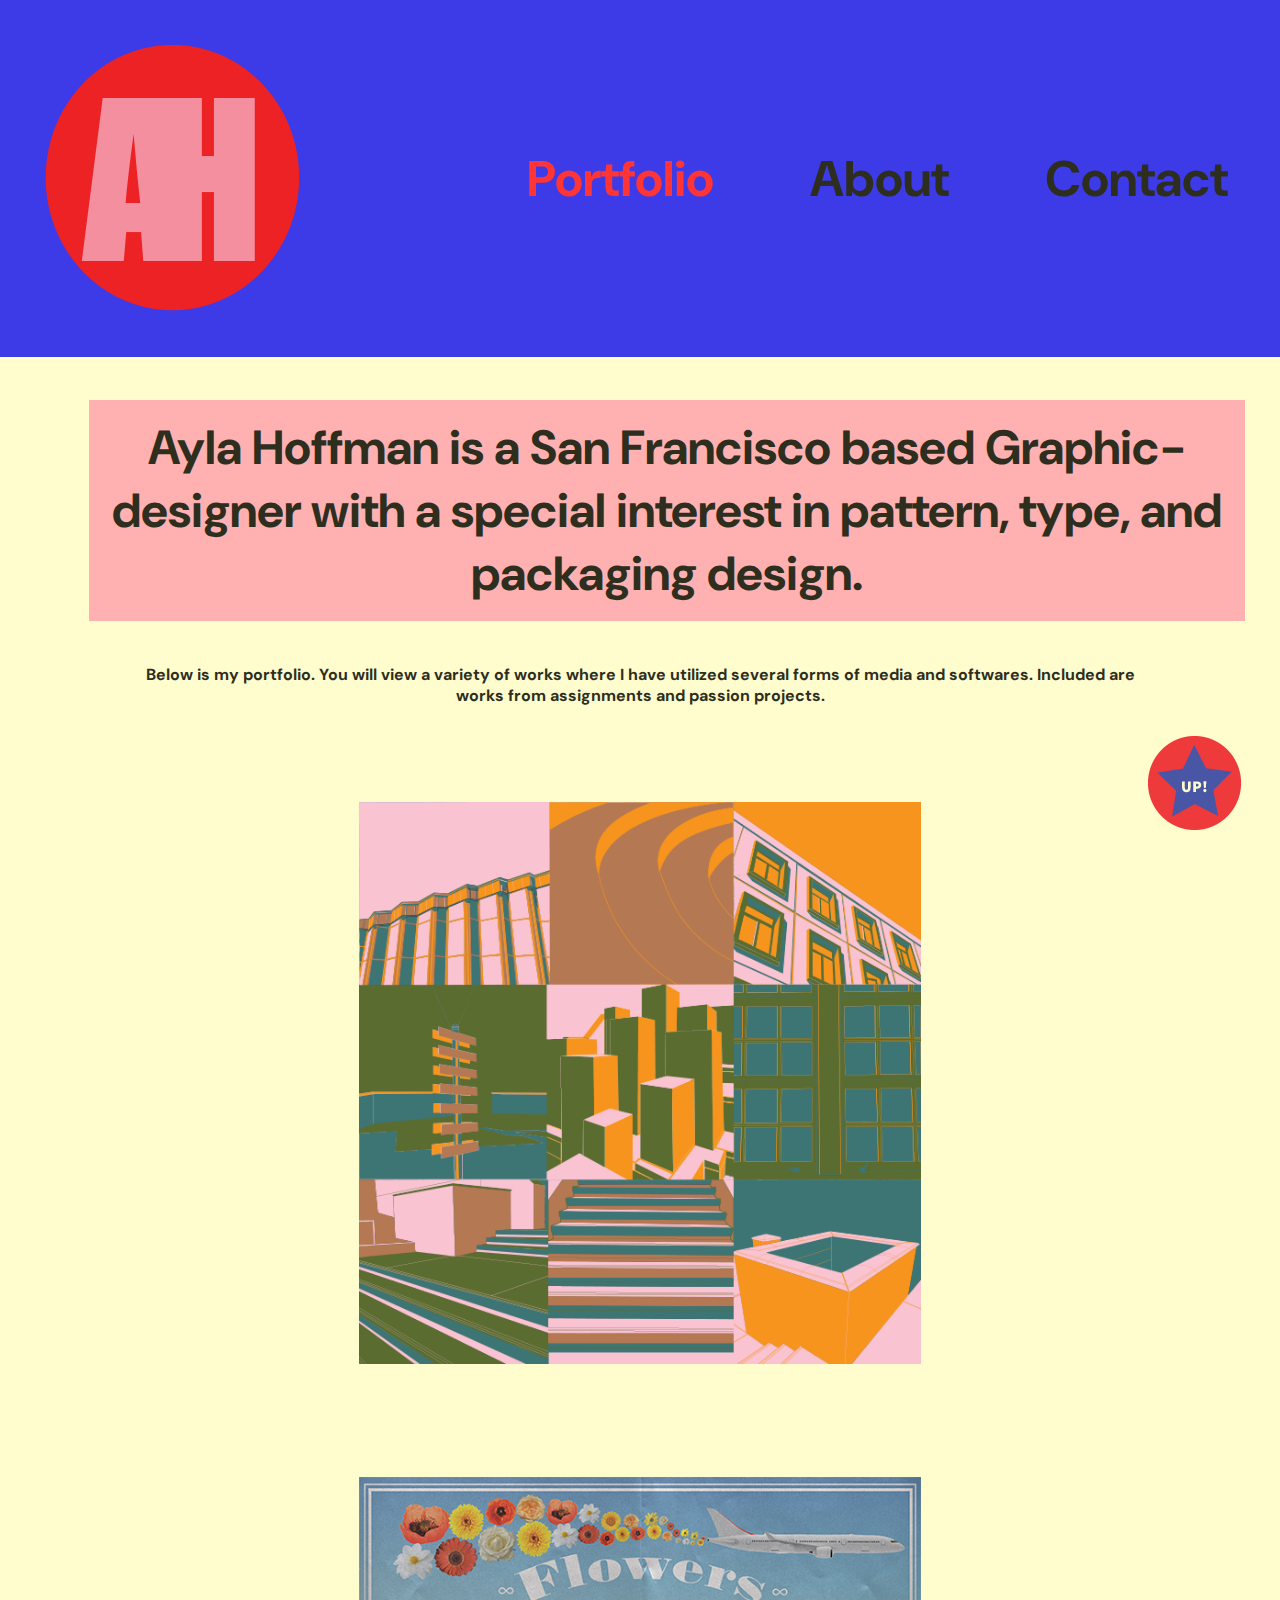
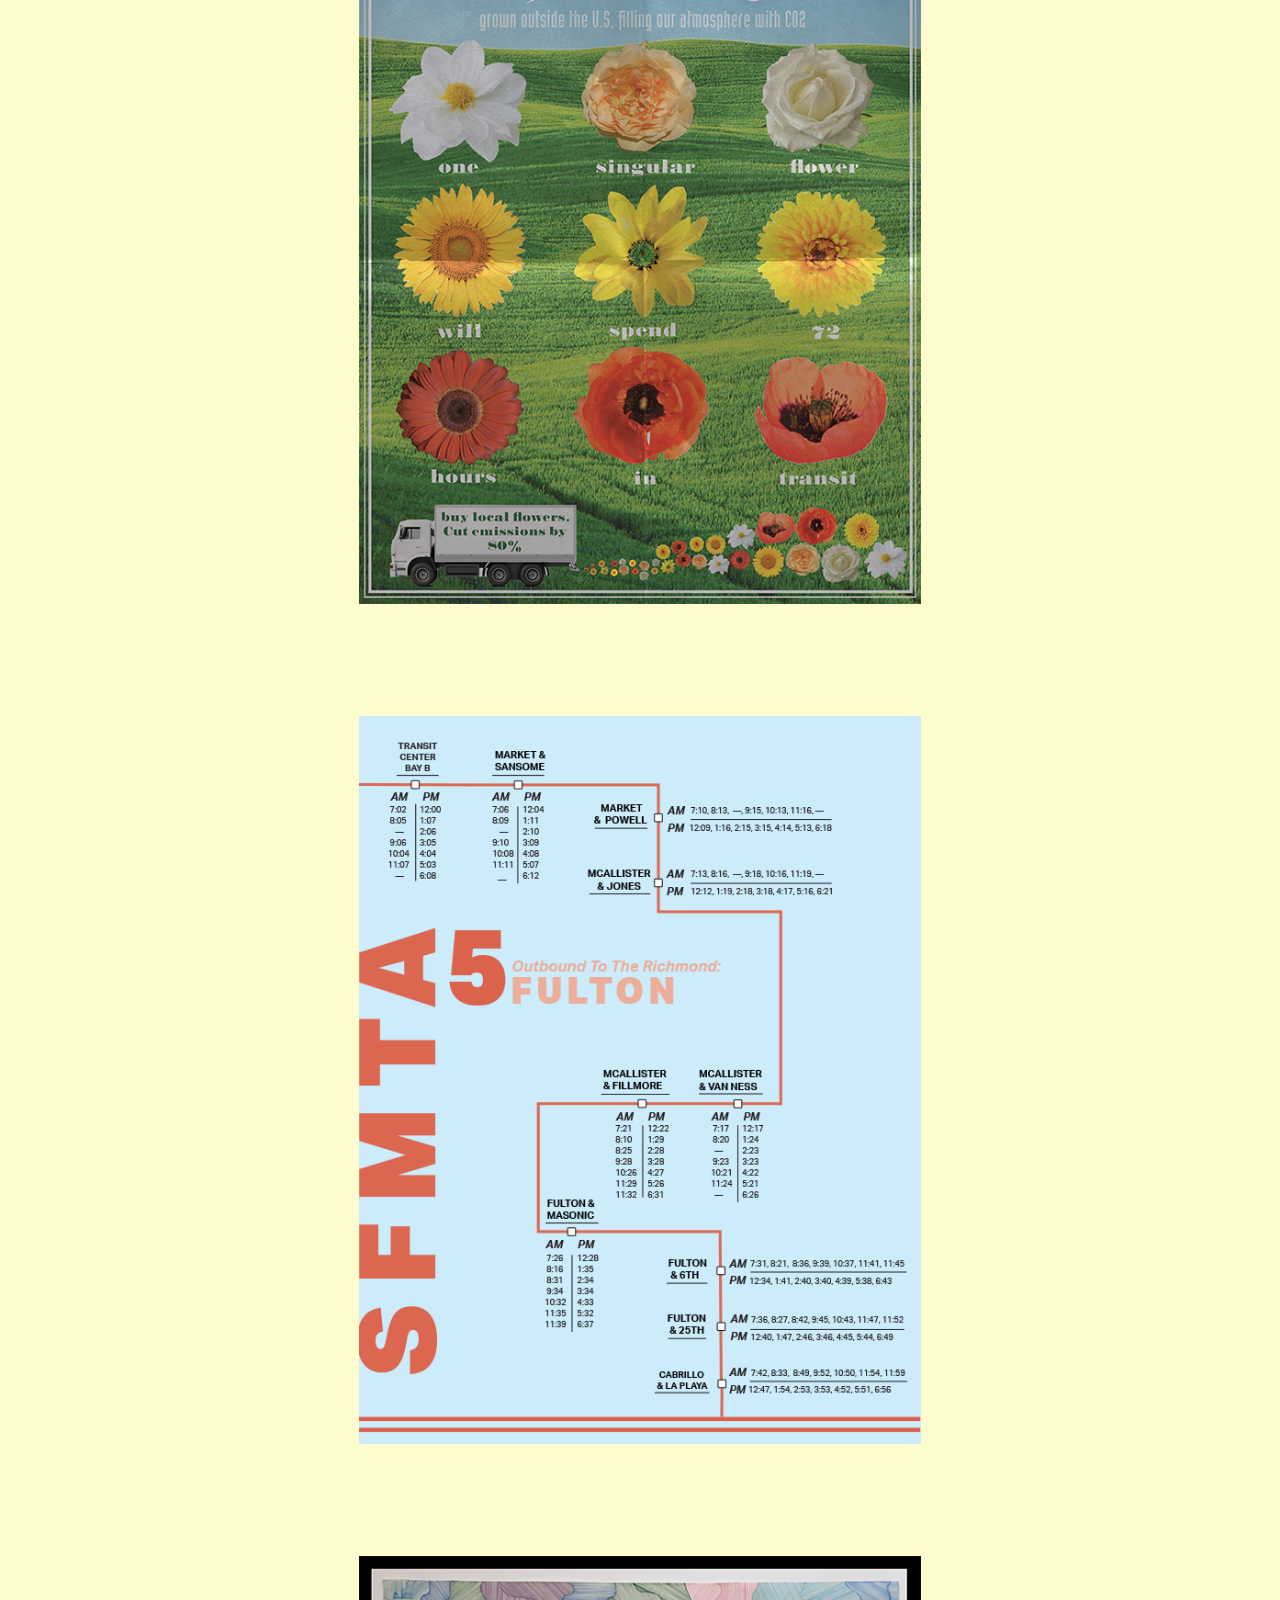
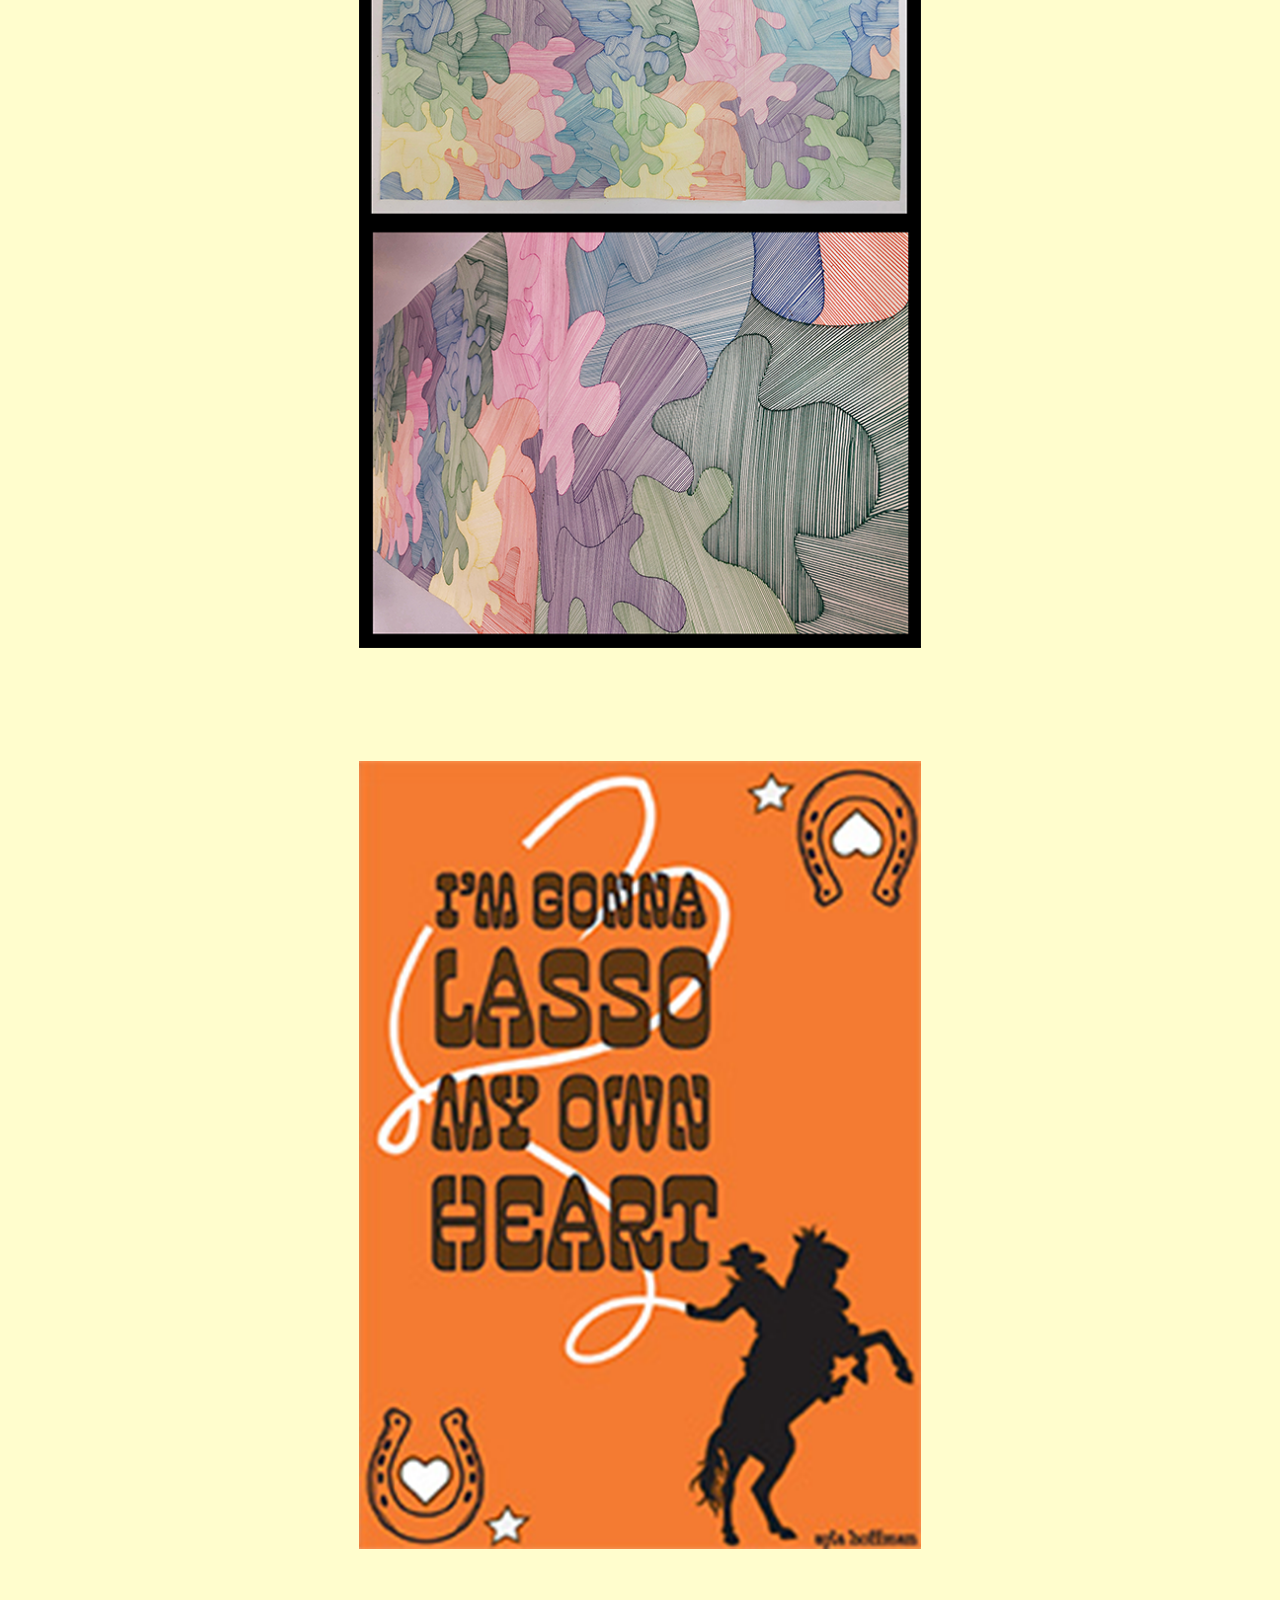
<file: index.html>
<!DOCTYPE html>
<!--[if lt IE 7]>      <html class="no-js lt-ie9 lt-ie8 lt-ie7"> <![endif]-->
<!--[if IE 7]>         <html class="no-js lt-ie9 lt-ie8"> <![endif]-->
<!--[if IE 8]>         <html class="no-js lt-ie9"> <![endif]-->
<!--[if gt IE 8]>      <html class="no-js"> <!--<![endif]-->
<html>
    <head>
        <meta charset="utf-8">
        <meta http-equiv="X-UA-Compatible" content="IE=edge">
        <title>AH Design🔴</title>
        <meta name="description" content="Ayla Hoffmans design portfolio">
        <meta name="viewport" content="width=device-width, initial-scale=1">
        <link rel="stylesheet" href="css/style.css">
    </head>
    <body>
        <!--[if lt IE 7]>
            <p class="browsehappy">You are using an <strong>outdated</strong> browser. Please <a href="#">upgrade your browser</a> to improve your experience.</p>
        <![endif]-->



    <header>
       <div id="logo">
        <a href="splash.html">
             <img src="img/logo.png" alt="Ayla Hoffman designer logo">
            </div>
        </a>
        <nav>
            <a href="#">
                <h1 
                class= "selected">
                Portfolio</h1>     
            </a>

        <a href="about.html">
            <h1>About</h1>
        </a>

        <a href="contact.html">
            <h1>Contact</h1>
        </a>
        </nav>
    
    </header>


    <main>
        <section>
            <h1 id="byline">
                Ayla Hoffman is a San Francisco based Graphic-designer with a special interest in pattern, type, and packaging design.
               
                </h1>

            <h2 id="intro"> Below is my portfolio. You will view a variety of works where I have utilized several forms of media and softwares. Included are works from assignments and passion projects.
            </h2>
        </section>

        <section>
            <div id="archall">
            <a href="archall.html">
                <img src="img/archall.png"
            alt="Ayla Hoffman Archetecture Project"
            class="center">
            </a>
        </section>

        <section>
            <div id="flowers">
            <a href="flowers.html">
                     <img src="img/flowers.png"
                alt="Ayla Hoffman Reality of store bought flowers poster"
                class="center"
                class="flowers">
            </a>
        </section>

        
        <section>
            <div id="sfmuni">
            <a href="sfmuni.html">
            <img src="img/sfmuni.png"
            alt="Ayla Hoffman SF Muni bus schedule"
            class="center">
            </a>
        </section>

        <section>
            <div id="puzzle">
            <a href="puzzle.html">
            <img src="img/puzzlelines.png"
            alt="Ayla Hoffman drawing of puzzle"
            class="center">
            </a>
        </section>

        <section>
            <div id="cowboyfr">
            <a href="cowboyfr.html">
            <img src="img/cowboyfr.png"
            alt="Ayla Hoffman 6-word memoir"
            class="center">
            </a>
        </section>

    </main>
   
    <footer>
        <a href="contact.html">
        <img src="img/upkey.png">
        </a>
        
    </footer>
    
 </div>
    </body>
</html>
</file>
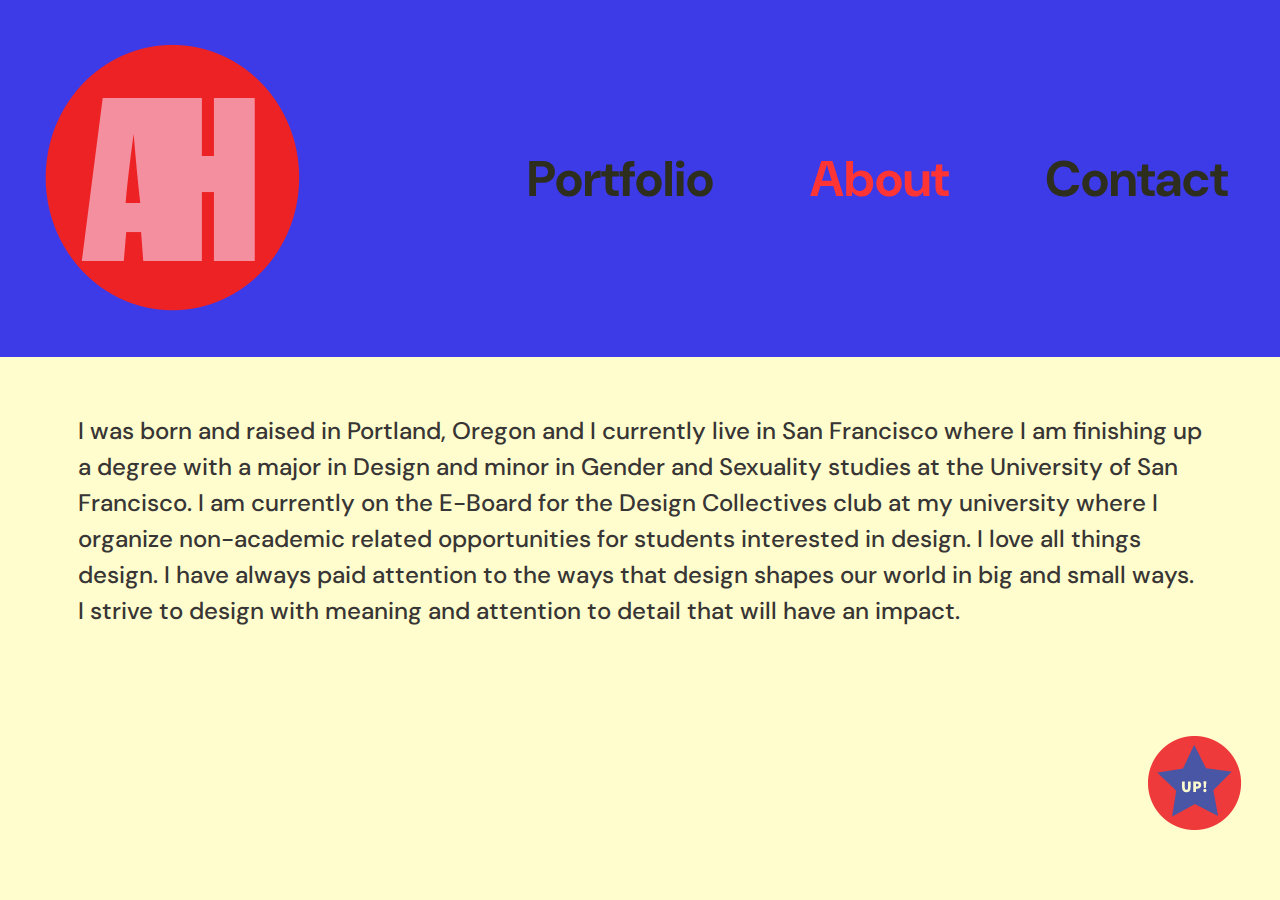
<file: about.html>
<!DOCTYPE html>
<!--[if lt IE 7]>      <html class="no-js lt-ie9 lt-ie8 lt-ie7"> <![endif]-->
<!--[if IE 7]>         <html class="no-js lt-ie9 lt-ie8"> <![endif]-->
<!--[if IE 8]>         <html class="no-js lt-ie9"> <![endif]-->
<!--[if gt IE 8]>      <html class="no-js"> <!--<![endif]-->
<html>
    <head>
        <meta charset="utf-8">
        <meta http-equiv="X-UA-Compatible" content="IE=edge">
        <title>Ayla Hoffman Bio</title>
        <meta name="description" content="Ayla Hoffman Design Portfolio">
        <meta name="viewport" content="width=device-width, initial-scale=1">
        <link rel="stylesheet" href="css/style.css">
    </head>
    <body>
        <!--[if lt IE 7]>
            <p class="browsehappy">You are using an <strong>outdated</strong> browser. Please <a href="#">upgrade your browser</a> to improve your experience.</p>
        <![endif]-->
        
        <script src="" async defer></script>
    </body>
</html>

<!DOCTYPE html>
<!--[if lt IE 7]>      <html class="no-js lt-ie9 lt-ie8 lt-ie7"> <![endif]-->
<!--[if IE 7]>         <html class="no-js lt-ie9 lt-ie8"> <![endif]-->
<!--[if IE 8]>         <html class="no-js lt-ie9"> <![endif]-->
<!--[if gt IE 8]>      <html class="no-js"> <!--<![endif]-->
<html>
    <head>
        <meta charset="utf-8">
        <meta http-equiv="X-UA-Compatible" content="IE=edge">
        <title>Ayla Hoffman / Design Portfolio</title>
        <meta name="description" content="Ayla Hoffmans design portfolio">
        <meta name="viewport" content="width=device-width, initial-scale=1">
        <link rel="stylesheet" href="css/style.css">
    </head>
    <body>
        <!--[if lt IE 7]>
            <p class="browsehappy">You are using an <strong>outdated</strong> browser. Please <a href="#">upgrade your browser</a> to improve your experience.</p>
        <![endif]-->
        <header>
            <div id="logo">
             <a href="splash.html">
                  <img src="img/logo.png" alt="Ayla Hoffman designer logo">
                 </div>
             </a>
             <nav>
            <a href="index.html">
                <h1>Portfolio</h1>
            </a>

        <a href="#">
            <h1
            class="selected">
        About</h1>
        </a>

        <a href="contact.html">
            <h1>Contact</h1>
        </a>
        </nav>

    </header>


    <main>
  
   

        <p>I was born and raised in Portland, Oregon and I currently live in San Francisco where I am finishing up a degree with a major in Design and minor in Gender and Sexuality studies at the University of San Francisco. I am currently on the E-Board for the Design Collectives club at my university where I organize non-academic related opportunities for students interested in design.
        I love all things design. I have always paid attention to the ways that design shapes our world in big and small ways. I strive to design with meaning and attention to detail that will have an impact. </p>


    </main>
    <footer>
        <a href="about.html">
        <img src="img/upkey.png">
        </a>

    </footer>

    </body>
</html>
</file>
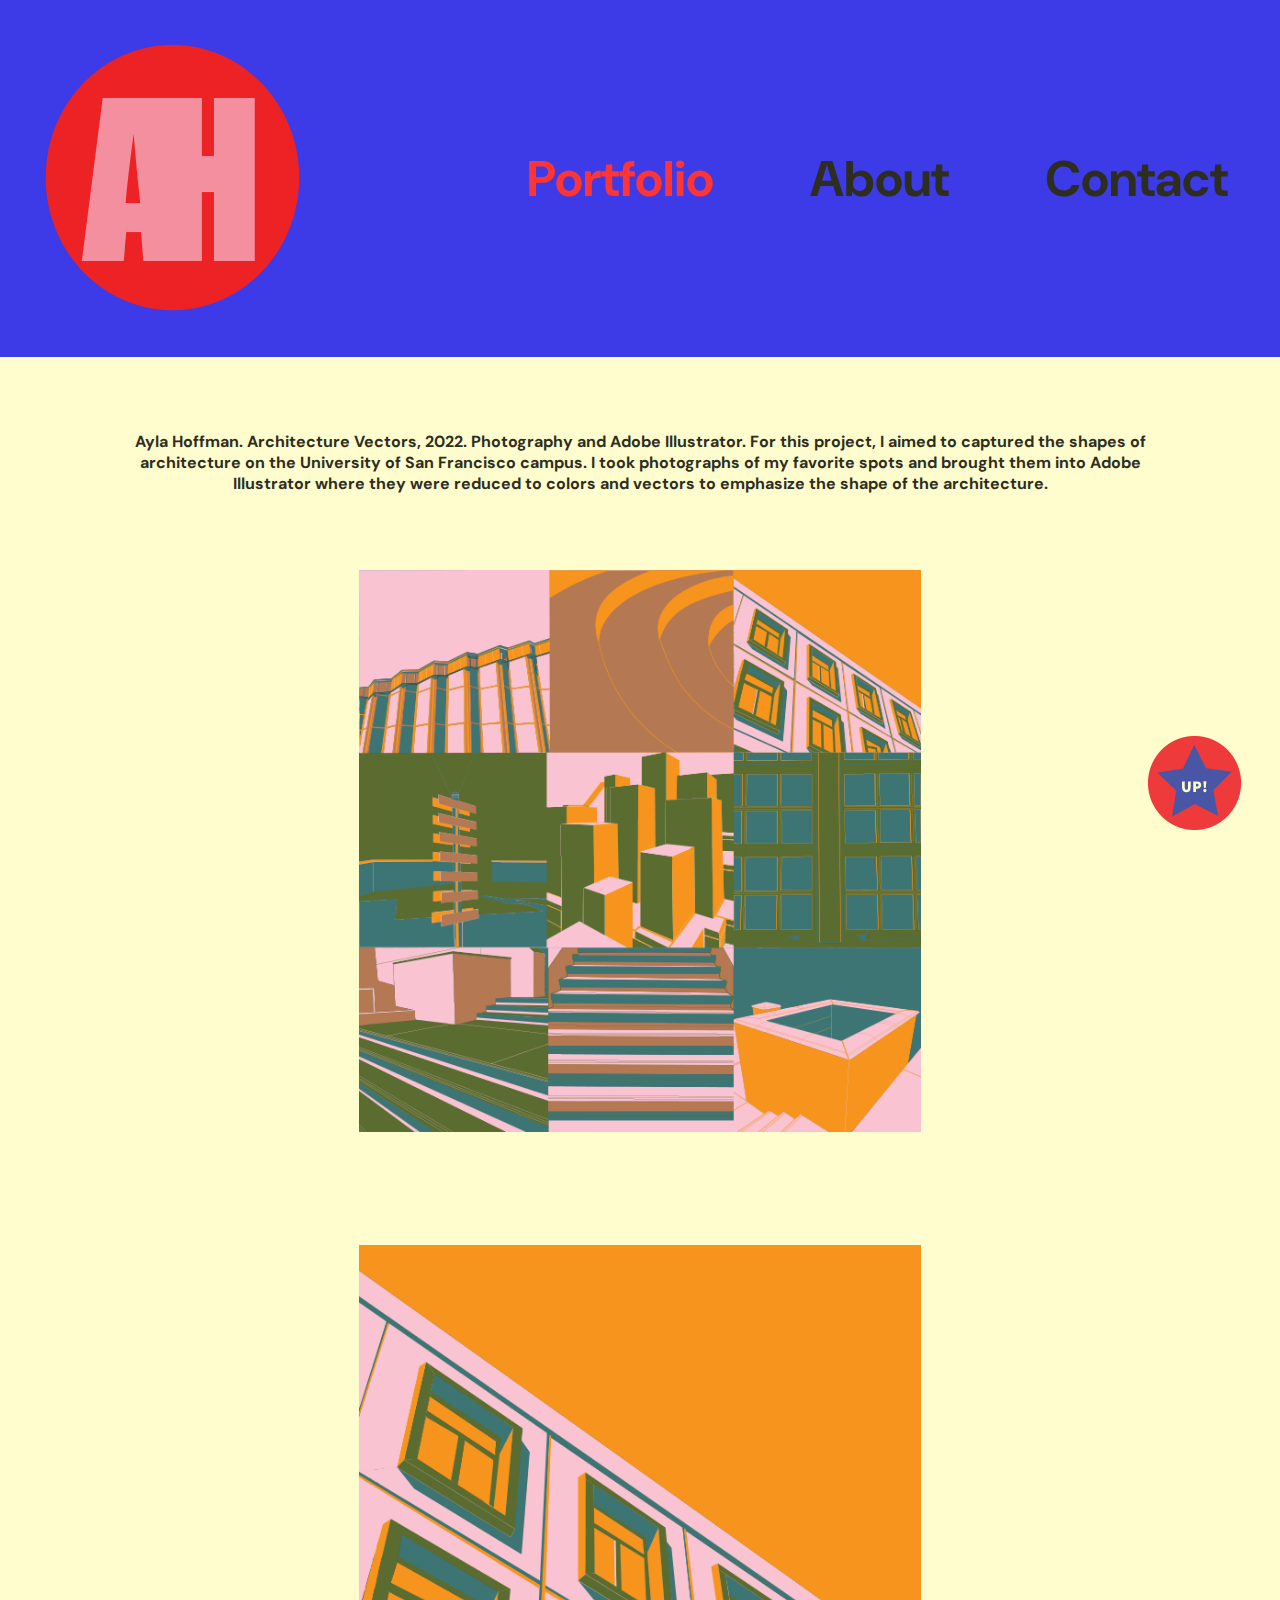
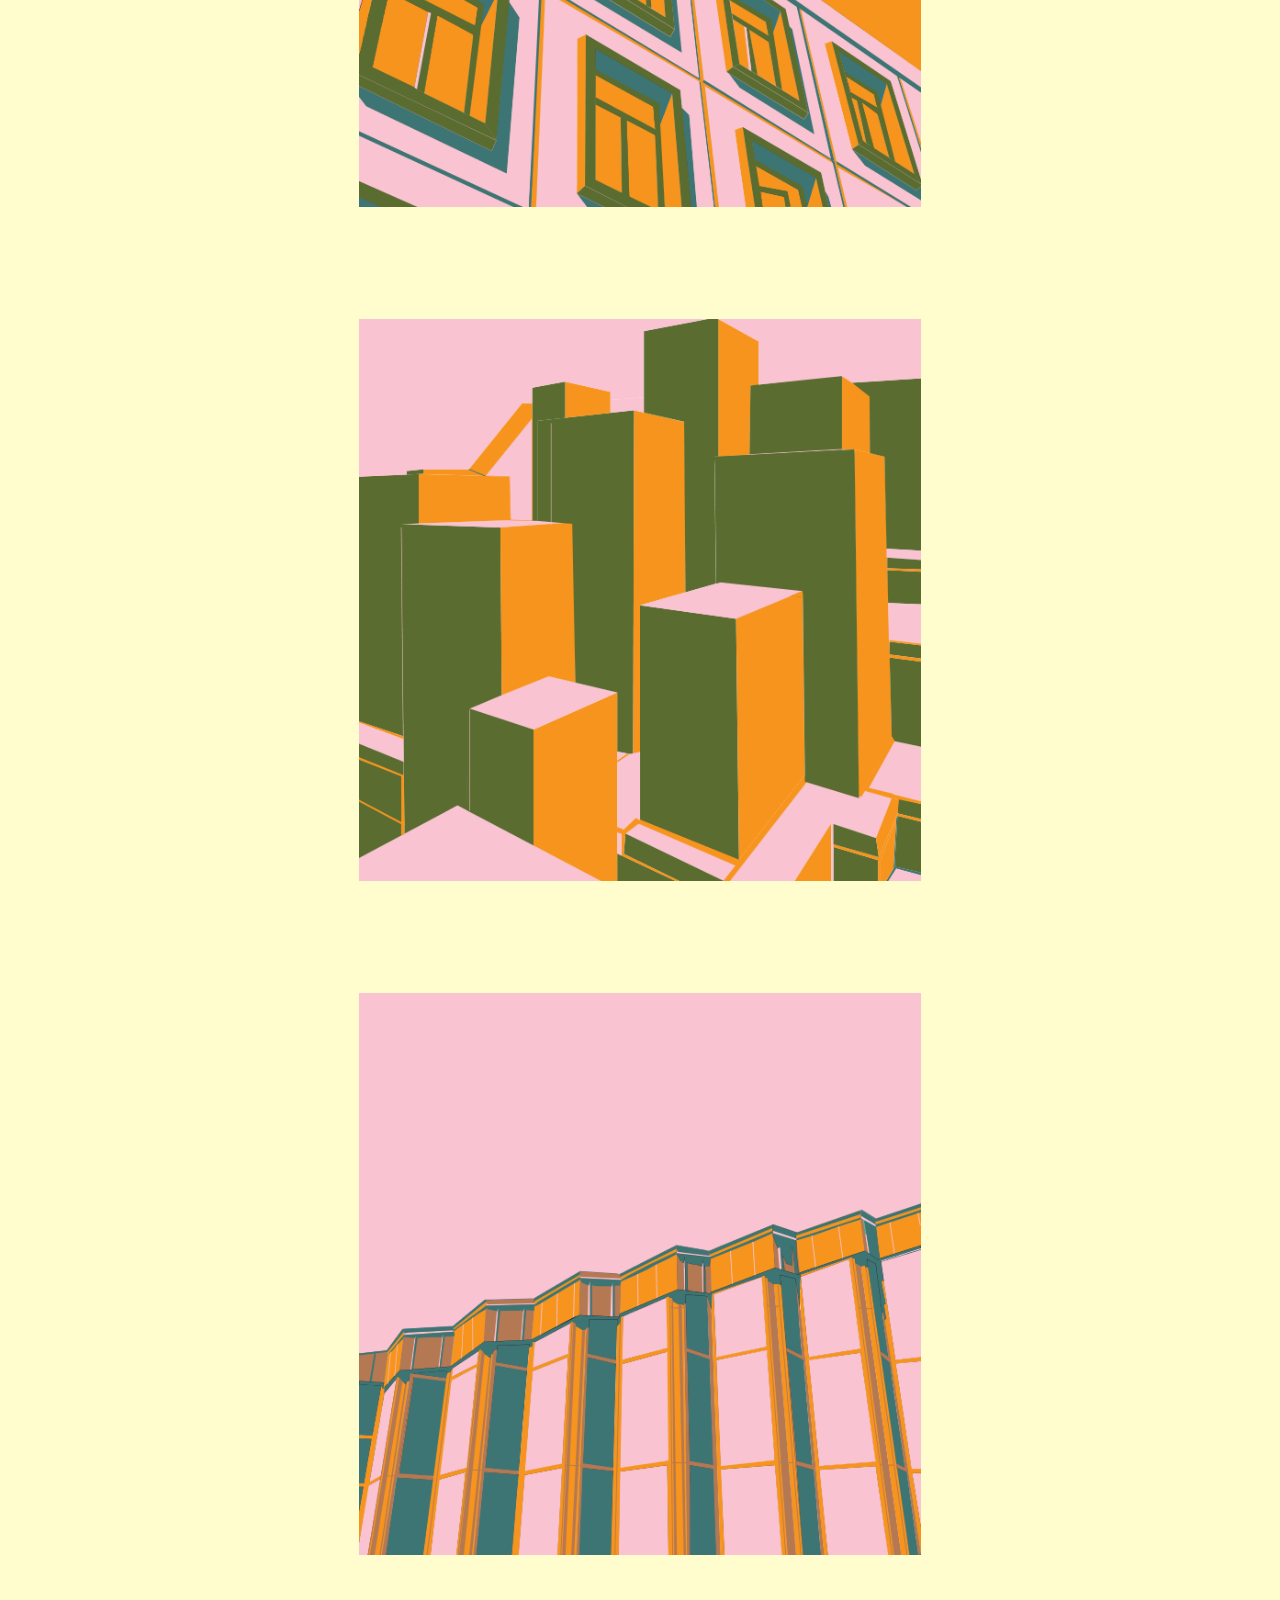
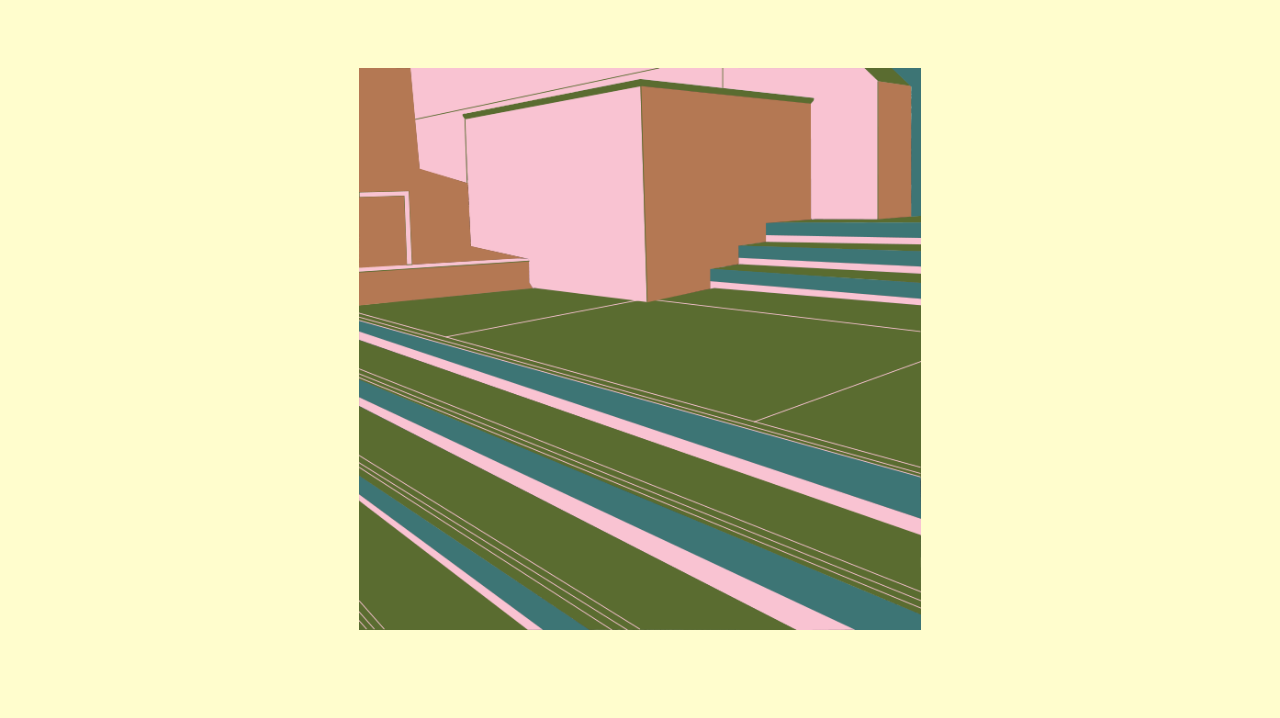
<file: archall.html>
<!DOCTYPE html>
<!--[if lt IE 7]>      <html class="no-js lt-ie9 lt-ie8 lt-ie7"> <![endif]-->
<!--[if IE 7]>         <html class="no-js lt-ie9 lt-ie8"> <![endif]-->
<!--[if IE 8]>         <html class="no-js lt-ie9"> <![endif]-->
<!--[if gt IE 8]>      <html class="no-js"> <!--<![endif]-->
<html>
    <head>
        <meta charset="utf-8">
        <meta http-equiv="X-UA-Compatible" content="IE=edge">
        <title>AH Design🔴</title>
        <meta name="description" content="Ayla Hoffmans design portfolio">
        <meta name="viewport" content="width=device-width, initial-scale=1">
        <link rel="stylesheet" href="css/style.css">
    </head>
    <body>
        <!--[if lt IE 7]>
            <p class="browsehappy">You are using an <strong>outdated</strong> browser. Please <a href="#">upgrade your browser</a> to improve your experience.</p>
        <![endif]-->


            <header>
        <div id="logo">
            <a href="splash.html">
                 <img src="img/logo.png" alt="Ayla Hoffman designer logo">
                </div>
            </a>
        <nav>
            <a href="#">
                <h1 
                class= "selected">
                Portfolio</h1>     
            </a>

        <a href="about.html">
            <h1>About</h1>
        </a>

        <a href="contact.html">
            <h1>Contact</h1>
        </a>
        </nav>

    </header>

    <main>
       
            <h1 id="intro"> Ayla Hoffman. Architecture Vectors, 2022. Photography and Adobe Illustrator. For this project, I aimed to captured the shapes of architecture on the University of San Francisco campus. I took photographs of my favorite spots and brought them into Adobe Illustrator where they were reduced to colors and vectors to emphasize the shape of the architecture.
            </h1>
        </section>

        <section>
            <a href="archall.html">
                <img src="img/archall.png"
            alt="Ayla Hoffman Archetecture Project"
            class="center">
            </a>
        </section>

        <section>
            <img src="img/arch1.png"
            alt="Arch 1"
            class="center">
        </section>

        <section>
            <img src="img/arch2.png"
            alt="Arch 1"
            class="center">
        </section>

        <section>
            <img src="img/arch3.png"
            alt="Arch 1"
            class="center">
        </section>

        <section>
            <img src="img/arch4.png"
            alt="Arch 1"
            class="center">
        </section>


    </main>
    <footer>
        <a href="archall.html">
        <img src="img/upkey.png">
        </a>
        
    </footer>

    </body>
</html>
</file>
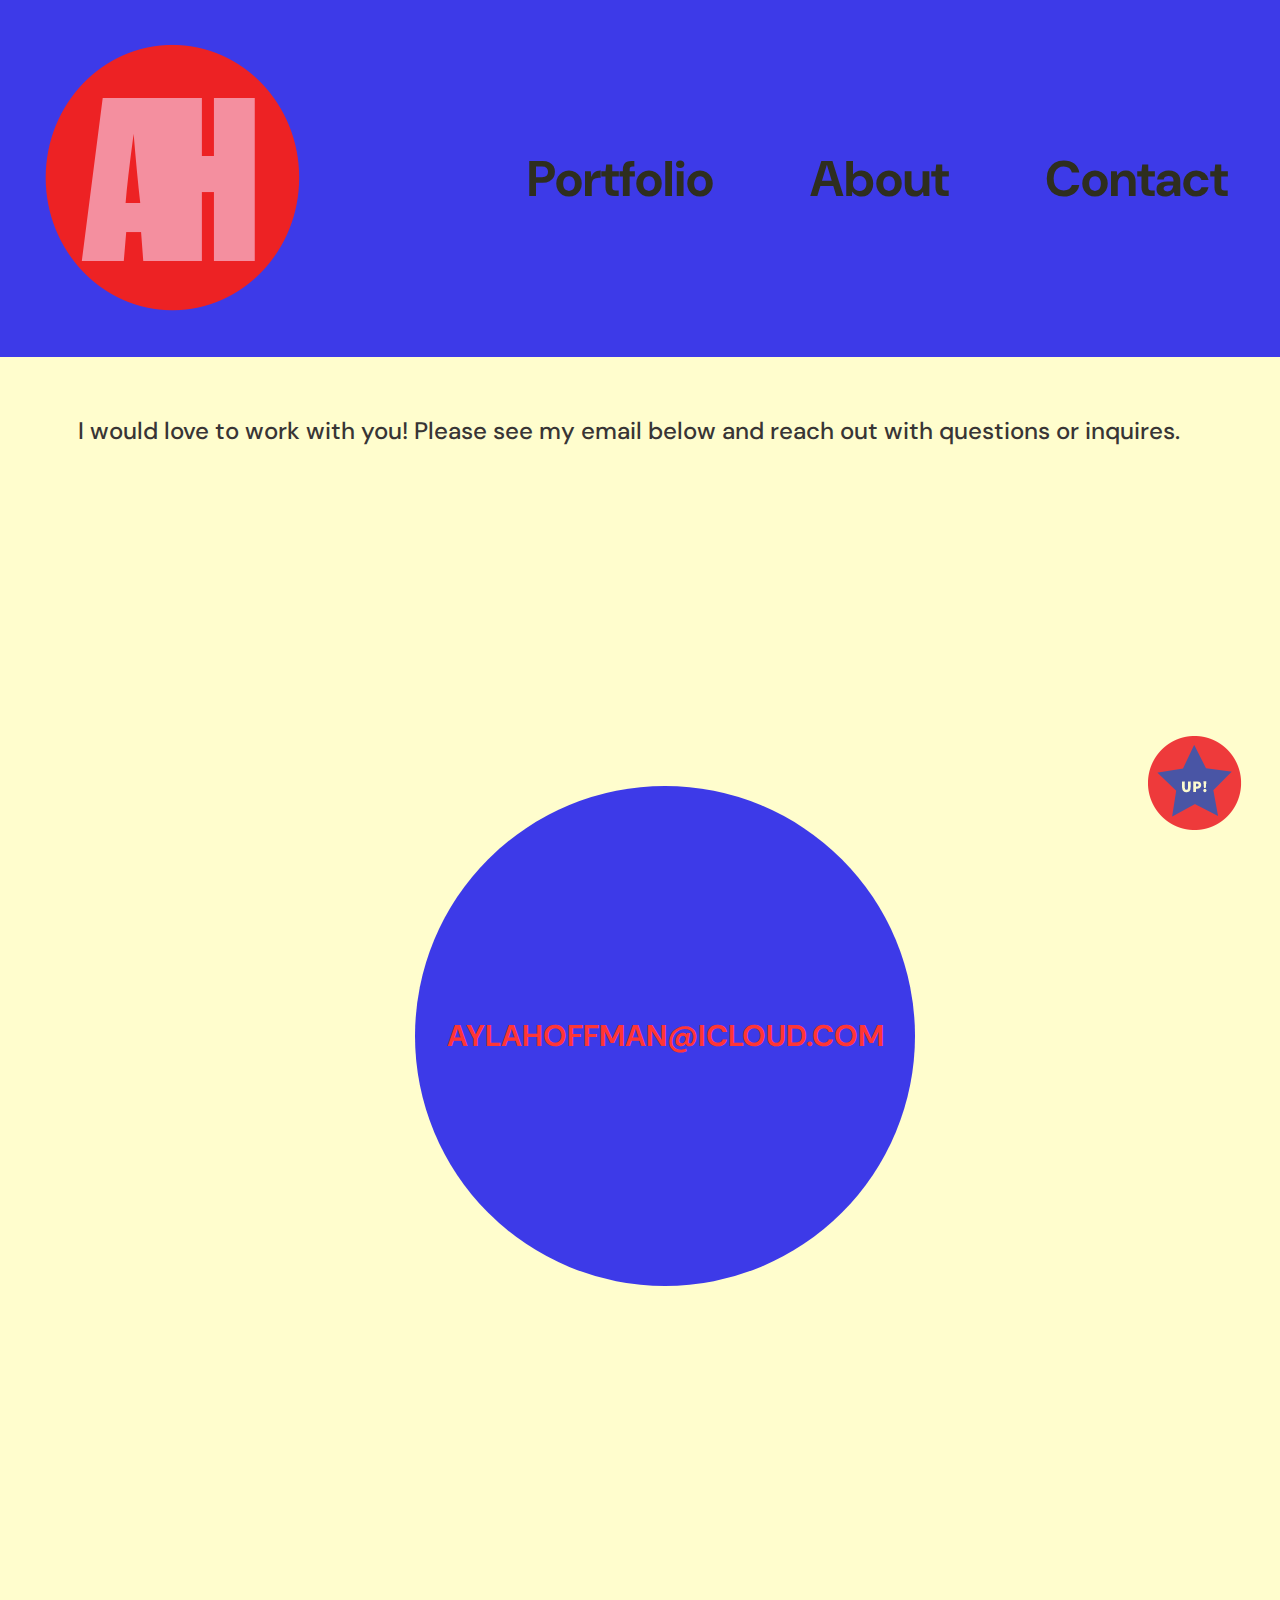
<file: contact.html>
<!DOCTYPE html>
<!--[if lt IE 7]>      <html class="no-js lt-ie9 lt-ie8 lt-ie7"> <![endif]-->
<!--[if IE 7]>         <html class="no-js  lt-ie9 lt-ie8"> <![endif]-->
<!--[if IE 8]>         <html class="no-js lt-ie9"> <![endif]-->
<!--[if gt IE 8]>      <html class="no-js"> <!--<![endif]-->
    <head>
        <meta charset="utf-8"> 
        <meta http-equiv="X-UA-Compatible" content="IE=edge">
        <title>Ayla Hoffman / Design Portfolio</title>
        <meta name="description" content="Ayla Hoffmans design portfolio">
        <meta name="viewport" content="width=device-width, initial-scale=1">
        <link rel="stylesheet" href="css/style.css">
    </head>
    <body>
        <!--[if lt IE 7]>
            <p class="browsehappy">You are using an <strong>outdated</strong> browser. Please <a href="#">upgrade your browser</a> to improve your experience.</p>
        <![endif]-->

        <header>
            <div id="logo">
             <a href="splash.html">
                  <img src="img/logo.png" alt="Ayla Hoffman designer logo">
                 </div>
             </a>
             <nav>
            <a href="index.html">
                <h1>Portfolio</h1>
            </a>

        <a href="about.html">
            <h1>About</h1> 
        </a>

        <a href="contact.html">
            <h1>Contact</h1>
        </a>

        </nav>

    </header>

    <main class="contact">
        <section class="form">
     <p> I would love to work with you! Please see my email below and reach out with questions or inquires. </p>
     <div class="circle">AYLAHOFFMAN@ICLOUD.COM
     </div>

    
    </main>
    <footer>
        <a href="index.html">
        <img src="img/upkey.png">
        </a>
        
    </footer>

    </body>
</html>
</file>
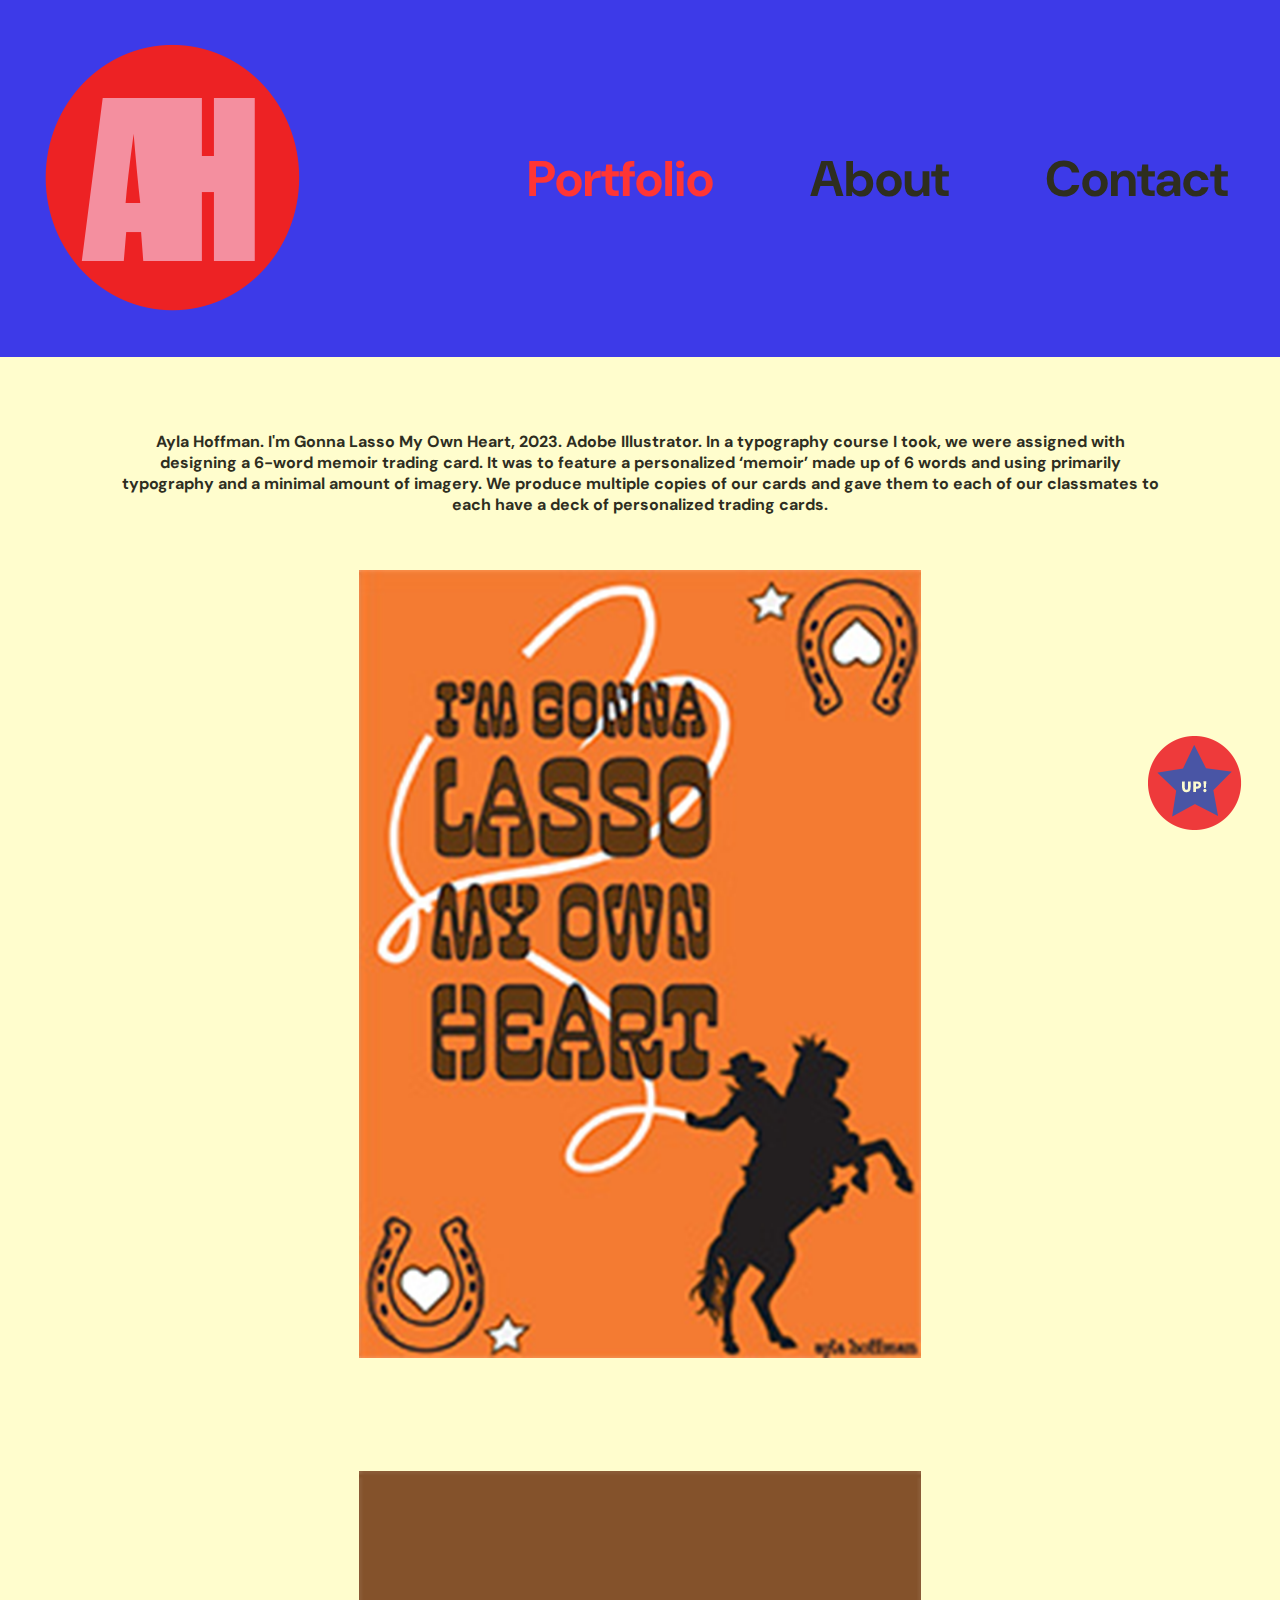
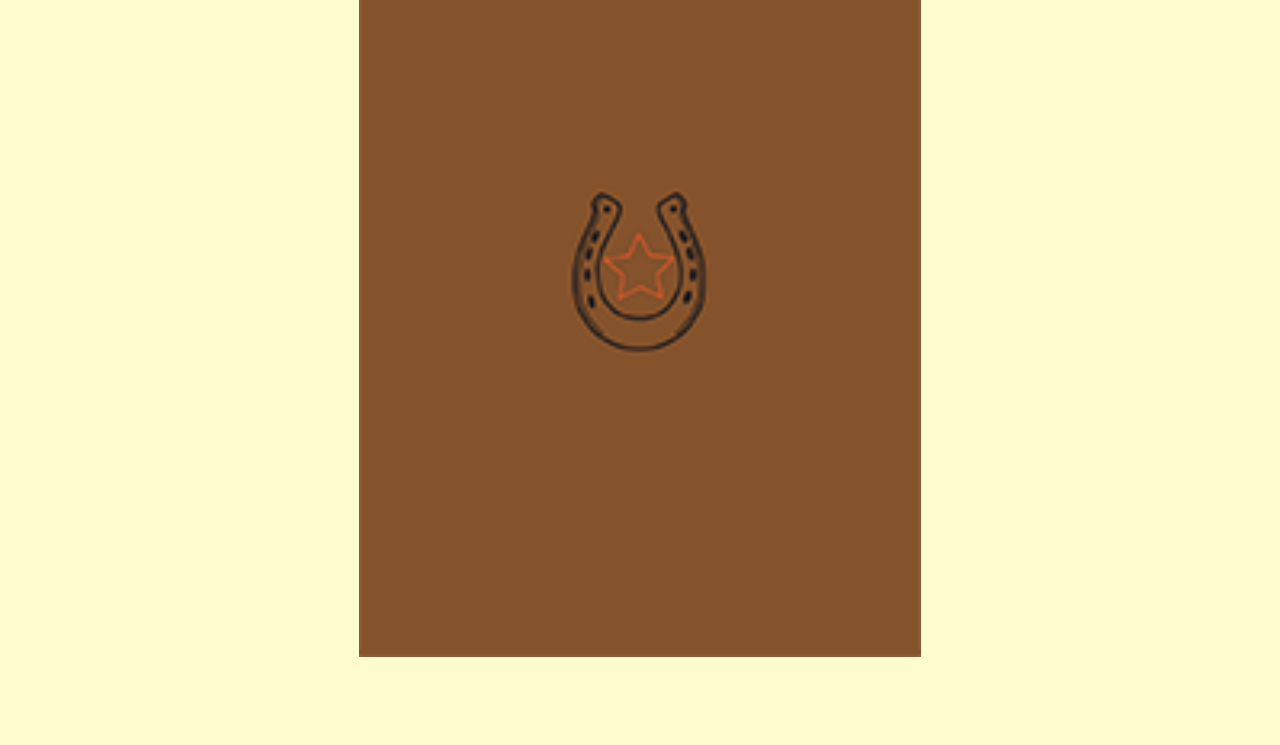
<file: cowboyfr.html>
<!DOCTYPE html>
<!--[if lt IE 7]>      <html class="no-js lt-ie9 lt-ie8 lt-ie7"> <![endif]-->
<!--[if IE 7]>         <html class="no-js lt-ie9 lt-ie8"> <![endif]-->
<!--[if IE 8]>         <html class="no-js lt-ie9"> <![endif]-->
<!--[if gt IE 8]>      <html class="no-js"> <!--<![endif]-->
<html>
    <head>
        <meta charset="utf-8">
        <meta http-equiv="X-UA-Compatible" content="IE=edge">
        <title>AH Design🔴</title>
        <meta name="description" content="Ayla Hoffmans design portfolio">
        <meta name="viewport" content="width=device-width, initial-scale=1">
        <link rel="stylesheet" href="css/style.css">
    </head>
    <body>
        <!--[if lt IE 7]>
            <p class="browsehappy">You are using an <strong>outdated</strong> browser. Please <a href="#">upgrade your browser</a> to improve your experience.</p>
        <![endif]-->



        <header>
            <div id="logo">
             <a href="splash.html">
                  <img src="img/logo.png" alt="Ayla Hoffman designer logo">
                 </div>
             </a>
             <nav>
                
            <a href="#">
                <h1 
                class= "selected">
                Portfolio</h1>     
            </a>

        <a href="about.html">
            <h1>About</h1>
        </a>

        <a href="contact.html">
            <h1>Contact</h1>
        </a>
        </nav>

    </header>

    <main>
       
            <h1 id="intro">  Ayla Hoffman. I'm Gonna Lasso My Own Heart, 2023. Adobe Illustrator. In a typography course I took, we were assigned with designing a 6-word memoir trading
                card. It was to feature a personalized ‘memoir’ made up of 6 words and using primarily typography and a minimal amount of imagery. We
                produce multiple copies of our cards and gave them to each of our classmates to each have a deck of personalized trading cards. 
            </h1>
        </section>

        <section>
            <a href="cowboyfr.html">
                <img src="img/cowboyfr.png"
            alt="Ayla Hoffman Cowboy"
            class="center">
            </a>
        </section>

        <section>
            <a href="cowboyfr.html">
                <img src="img/cowboyback.png"
                alt="Ayla Hoffman 6 word memoir back"
                class="center">
            </a>
        </section>

    </main>
    <footer>
        <a href="index.html">
        <img src="img/upkey.png">
        </a>
        
    </footer>

    </body>
</html>
</file>
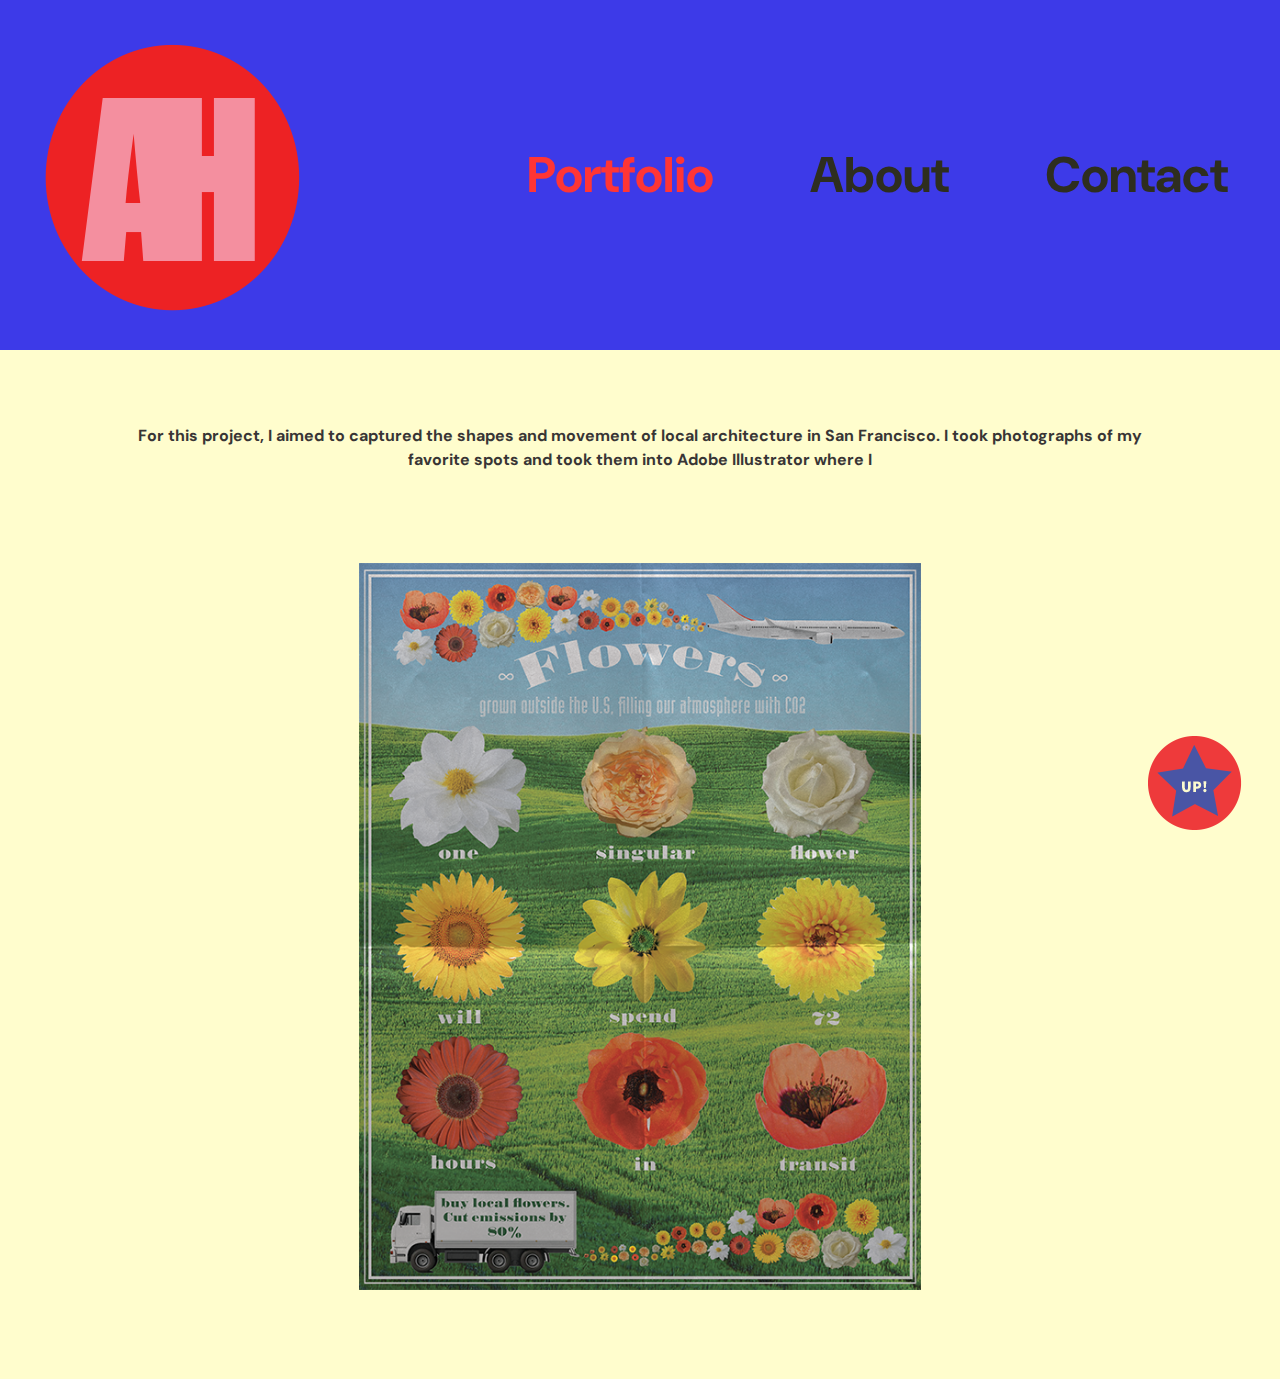
<file: flowers.html>
<!DOCTYPE html>
<!--[if lt IE 7]>      <html class="no-js lt-ie9 lt-ie8 lt-ie7"> <![endif]-->
<!--[if IE 7]>         <html class="no-js lt-ie9 lt-ie8"> <![endif]-->
<!--[if IE 8]>         <html class="no-js lt-ie9"> <![endif]-->
<!--[if gt IE 8]>      <html class="no-js"> <!--<![endif]-->
<html>
    <head>
        <meta charset="utf-8">
        <meta http-equiv="X-UA-Compatible" content="IE=edge">
        <title>AH Design🔴</title>
        <meta name="description" content="Ayla Hoffmans design portfolio">
        <meta name="viewport" content="width=device-width, initial-scale=1">
        <link rel="stylesheet" href="css/style.css">
    </head>
    <body>
        <!--[if lt IE 7]>
            <p class="browsehappy">You are using an <strong>outdated</strong> browser. Please <a href="#">upgrade your browser</a> to improve your experience.</p>
        <![endif]-->



    <header>
        <img src="img/logo.png" alt="Ayla Hoffman designer logo">
        <nav>
            <a href="#">
                <h1 
                class= "selected">
                Portfolio</h1>     
            </a>

        <a href="about.html">
            <h1>About</h1>
        </a>

        <a href="contact.html">
            <h1>Contact</h1>
        </a>
        </nav>

    </header>


    <main>
       
            

            <h3 id="intro"> For this project, I aimed to captured the shapes and movement of local architecture in San Francisco. I took photographs of my favorite spots and took them into Adobe Illustrator where I 
            </h3>

        <section>
            <a href="flowers.html">
                <img src="img/flowers.png"
            alt="Ayla Hoffman Archetecture Project"
            class="center">
            </a>
        </section>


    </main>
    <footer>
        <img src="img/upkey.png">
        
    </footer>

    </body>
</html>
</file>
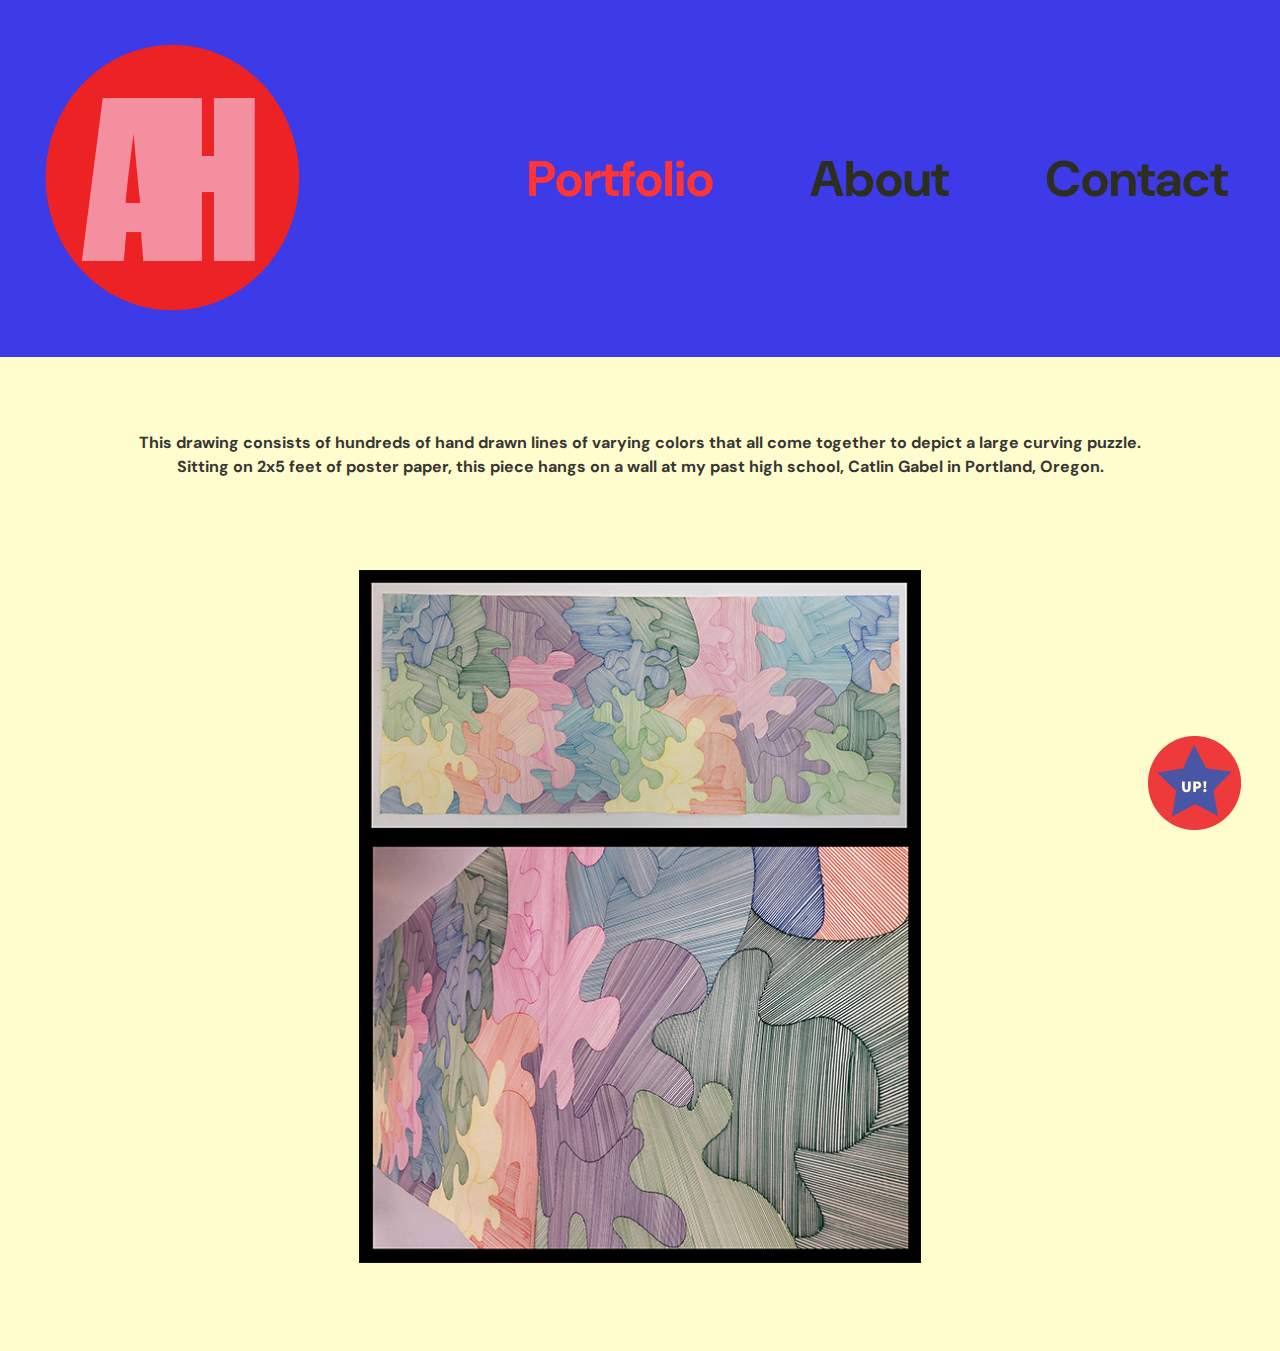
<file: puzzle.html>
<!DOCTYPE html>
<!--[if lt IE 7]>      <html class="no-js lt-ie9 lt-ie8 lt-ie7"> <![endif]-->
<!--[if IE 7]>         <html class="no-js lt-ie9 lt-ie8"> <![endif]-->
<!--[if IE 8]>         <html class="no-js lt-ie9"> <![endif]-->
<!--[if gt IE 8]>      <html class="no-js"> <!--<![endif]-->
<html>
    <head>
        <meta charset="utf-8">
        <meta http-equiv="X-UA-Compatible" content="IE=edge">
        <title>AH Design🔴</title>
        <meta name="description" content="Ayla Hoffmans design portfolio">
        <meta name="viewport" content="width=device-width, initial-scale=1">
        <link rel="stylesheet" href="css/style.css">
    </head>
    <body>
        <!--[if lt IE 7]>
            <p class="browsehappy">You are using an <strong>outdated</strong> browser. Please <a href="#">upgrade your browser</a> to improve your experience.</p>
        <![endif]-->


        <header>
            <div id="logo">
             <a href="splash.html">
                  <img src="img/logo.png" alt="Ayla Hoffman designer logo">
                 </div>
             </a>
             <nav>

            <a href="#">
                <h1 
                class= "selected">
                Portfolio</h1>     
            </a>

        <a href="about.html">
            <h1>About</h1>
        </a>

        <a href="contact.html">
            <h1>Contact</h1>
        </a>
        </nav>

    </header>

    <main>
       
            <h4 id="intro"> This drawing consists of hundreds of hand drawn lines of varying colors that all come together to depict a large curving puzzle. Sitting on 2x5 feet of poster paper, this piece hangs on a wall at my past high school, Catlin Gabel in Portland, Oregon. 
            </h4>
        </section>

        <section>
            <a href="puzzle.html">
                <img src="img/puzzlelines.png"
            alt="Puzzle lines drawing"
            class="center">
            </a>
        </section>



    </main>
    <footer>
        <a href="puzzle.html">
        <img src="img/upkey.png">
        </a>
        
    </footer>

    </body>
</html>
</file>
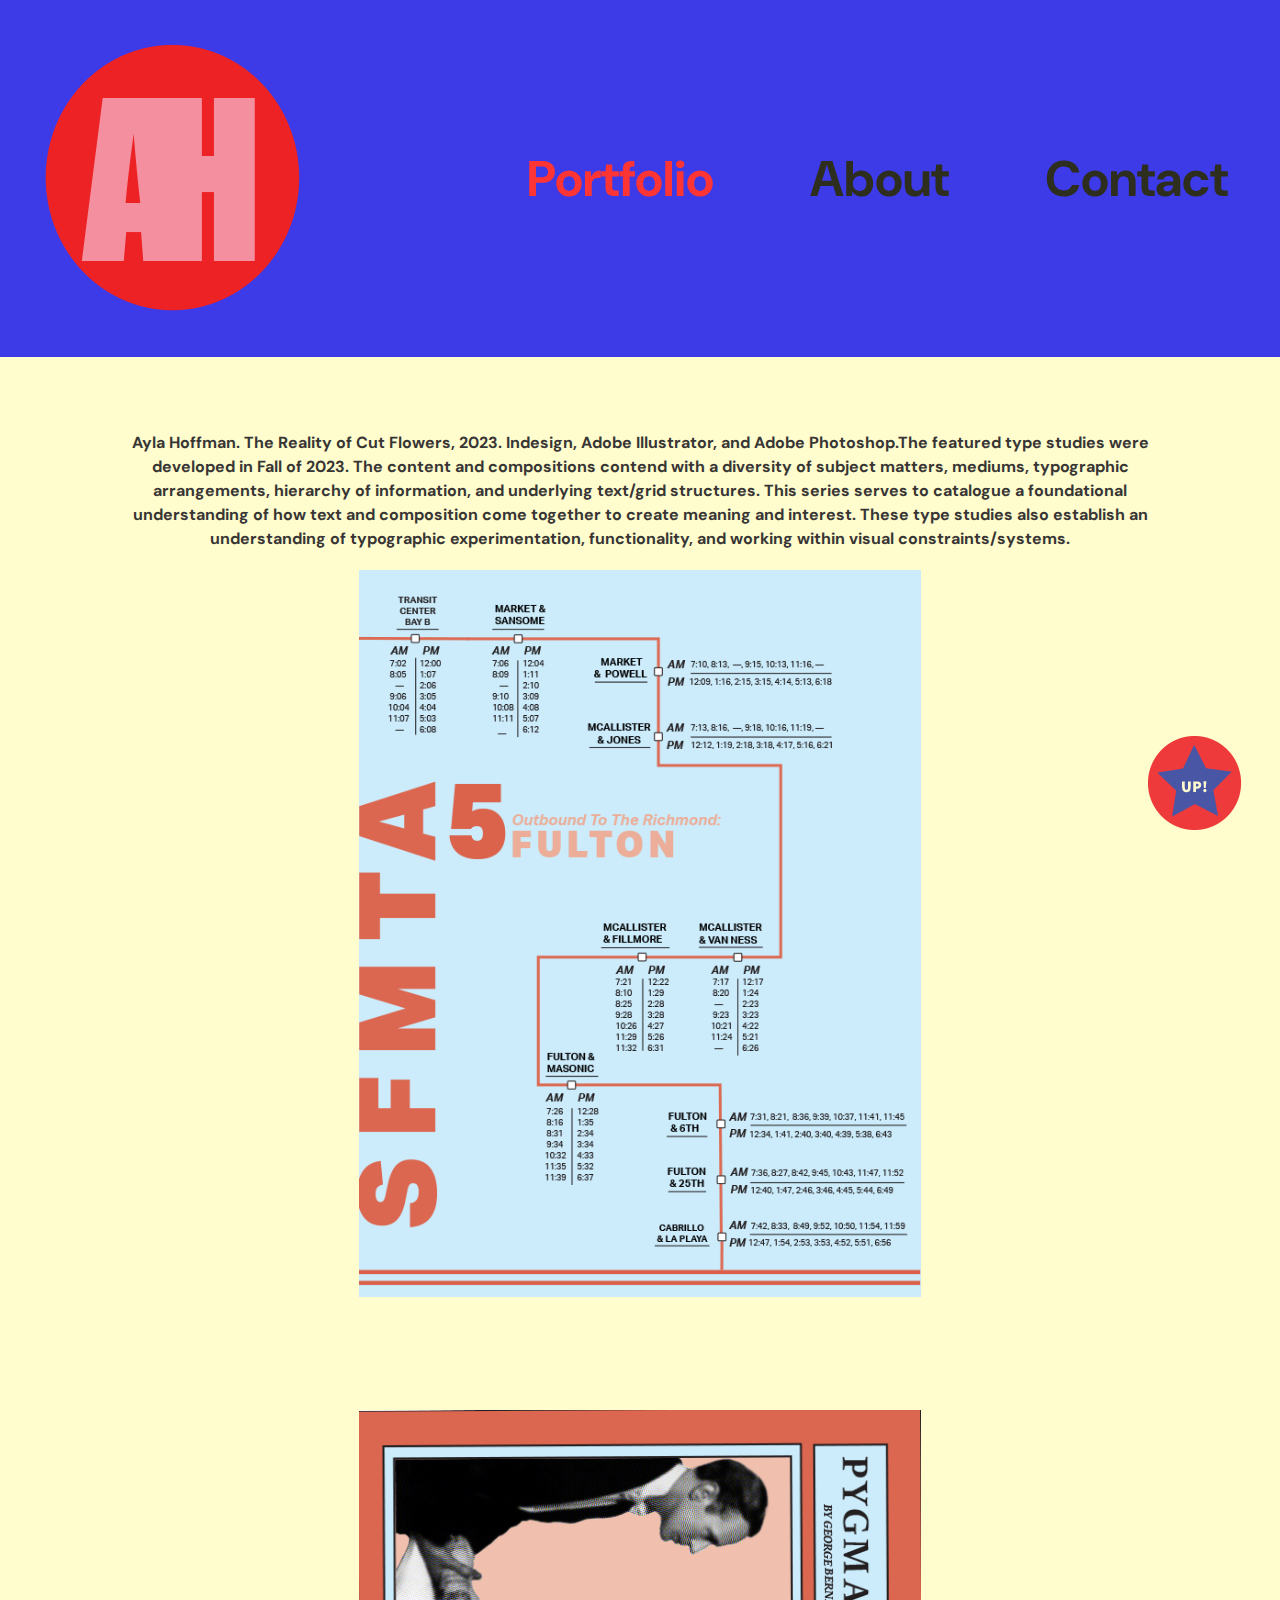
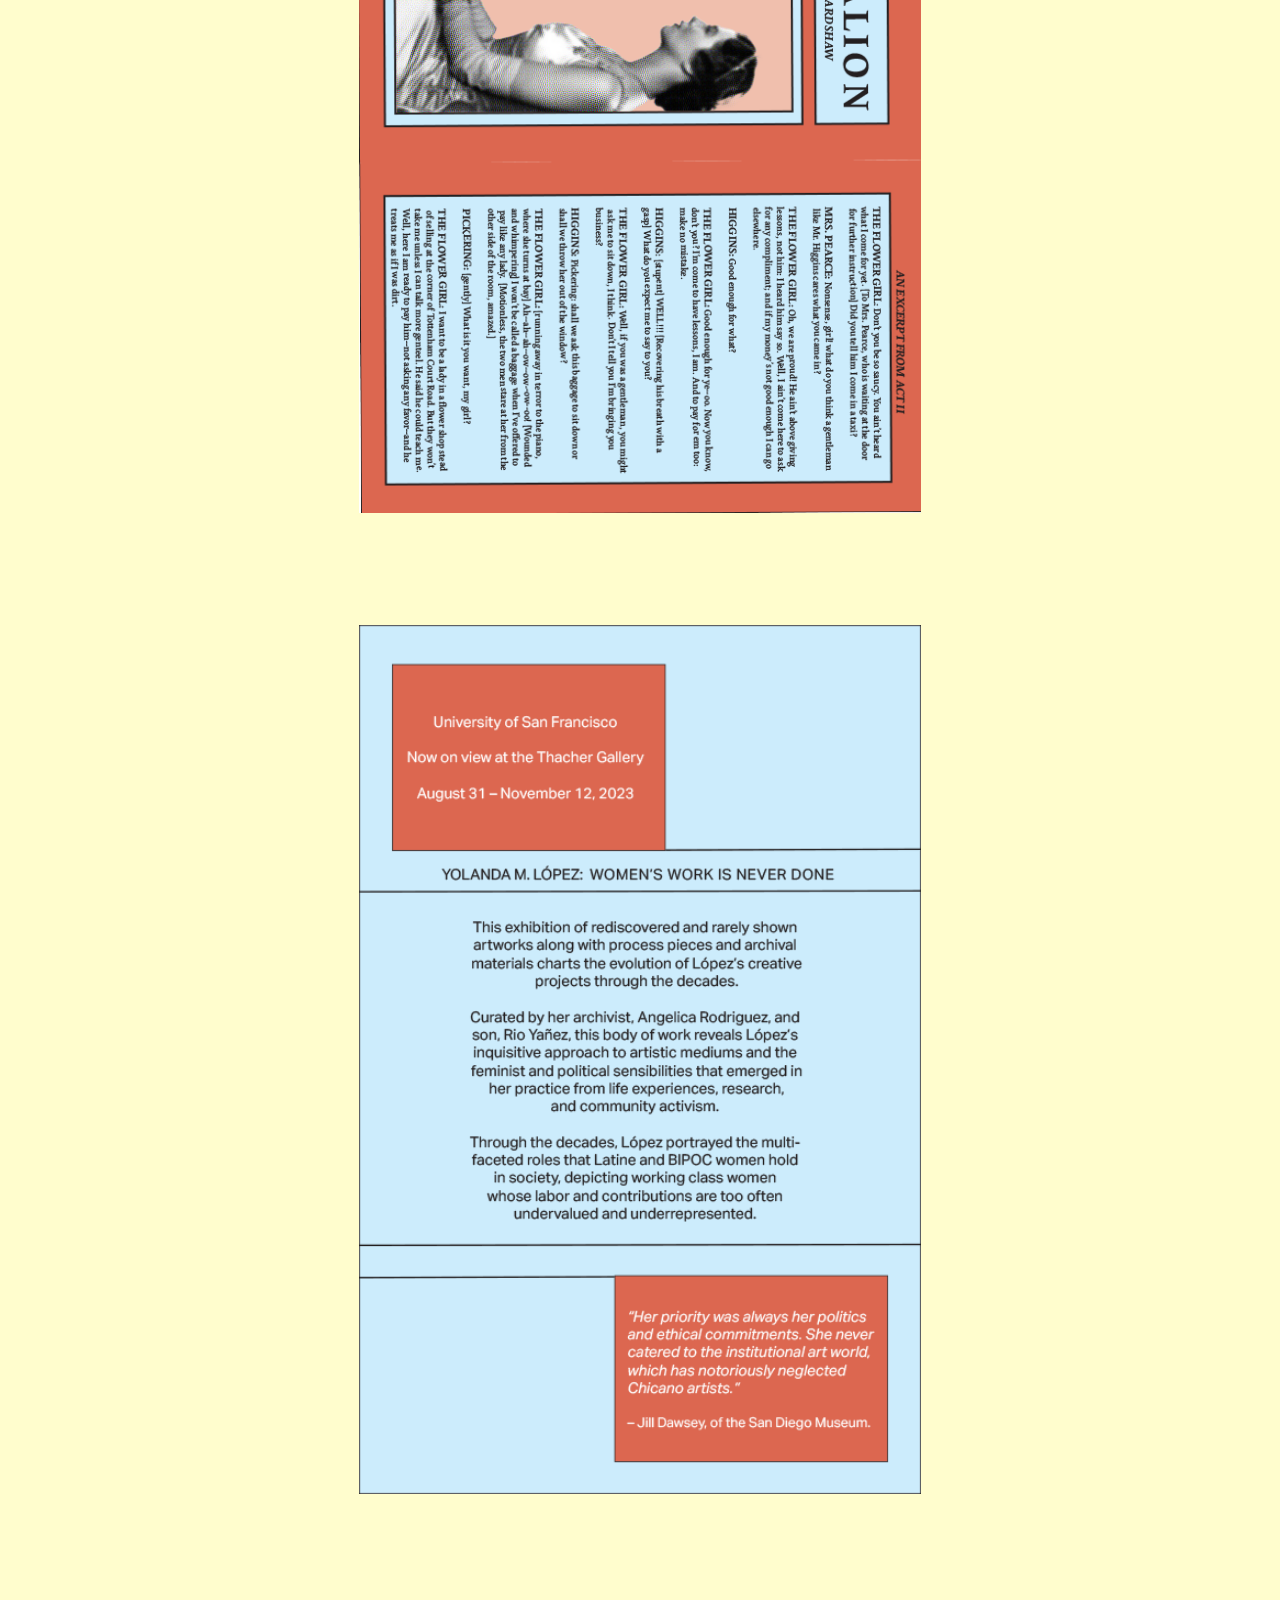
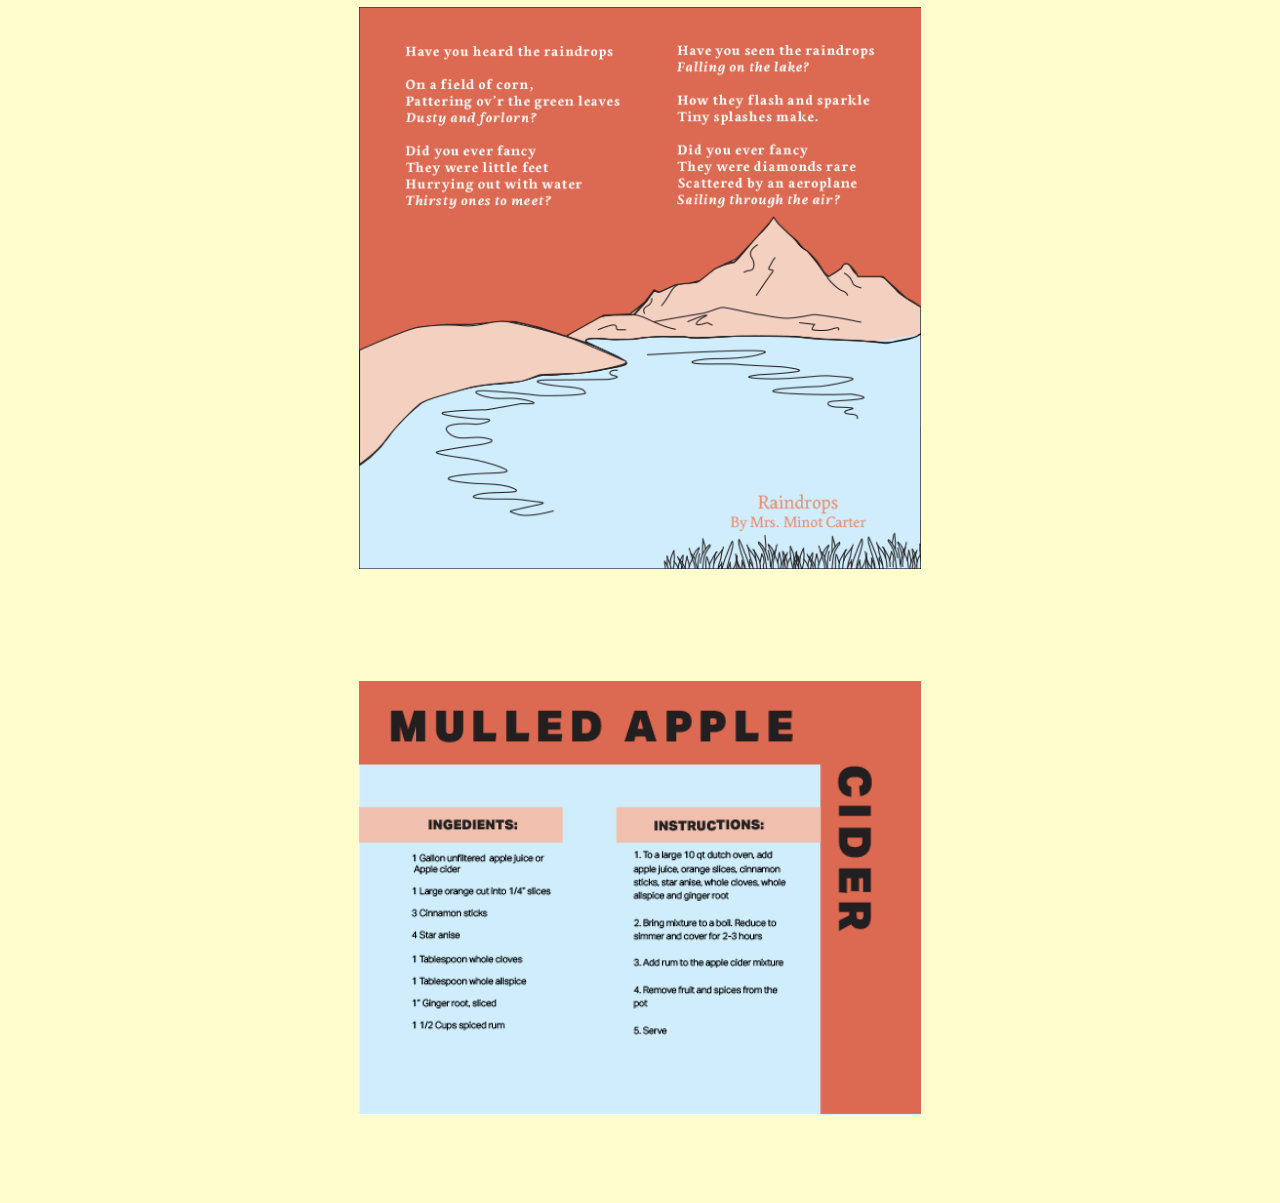
<file: sfmuni.html>
<!DOCTYPE html>
<!--[if lt IE 7]>      <html class="no-js lt-ie9 lt-ie8 lt-ie7"> <![endif]-->
<!--[if IE 7]>         <html class="no-js lt-ie9 lt-ie8"> <![endif]-->
<!--[if IE 8]>         <html class="no-js lt-ie9"> <![endif]-->
<!--[if gt IE 8]>      <html class="no-js"> <!--<![endif]-->
<html>
    <head>
        <meta charset="utf-8">
        <meta http-equiv="X-UA-Compatible" content="IE=edge">
        <title>AH Design🔴</title>
        <meta name="description" content="Ayla Hoffmans design portfolio">
        <meta name="viewport" content="width=device-width, initial-scale=1">
        <link rel="stylesheet" href="css/style.css">
    </head>
    <body>
        <!--[if lt IE 7]>
            <p class="browsehappy">You are using an <strong>outdated</strong> browser. Please <a href="#">upgrade your browser</a> to improve your experience.</p>
        <![endif]-->



        <header>
            <div id="logo">
                <a href="splash.html">
                     <img src="img/logo.png" alt="Ayla Hoffman designer logo">
                    </div>
                </a>
                <nav>
            <a href="#">
                <h1 
                class= "selected">
                Portfolio</h1>     
            </a>

        <a href="about.html">
            <h1>About</h1>
        </a>

        <a href="contact.html">
            <h1>Contact</h1>
        </a>
        </nav>

    </header>

    <main>
       
            <h3 id="intro">  Ayla Hoffman. The Reality of Cut Flowers, 2023. Indesign, Adobe Illustrator, and Adobe Photoshop.The featured type studies were developed in Fall of 2023. The content and compositions
                contend with a diversity of subject matters, mediums, typographic arrangements,
                hierarchy of information, and underlying text/grid structures. This series serves to
                catalogue a foundational understanding of how text and composition come together to
                create meaning and interest. These type studies also establish an understanding of
                typographic experimentation, functionality, and working within visual
                constraints/systems.
            </h3>
        </section>

        <section>
            <a href="sfmuni.html">
                <img src="img/sfmuni.png"
            alt="Ayla Hoffman SF Muni Poster"
            class="center">
            </a>
        </section>

        <section>
            <img src="img/script.png"
        alt="Ayla Hoffman script"
        class="center">
        </a>
    </section>

        <section>
            <img src="img/poster.png"
        alt="Ayla Hoffman poster"
        class="center">
        </a>
    </section>

        <section>
                <img src="img/poem.png"
            alt="Ayla Hoffman poem"
            class="center">
            </a>
        </section>

        <section>
            <img src="img/recipe.png"
        alt="Ayla Hoffman recipe"
        class="center">
        </a>
    </section>


    </main>
    <footer>
        <a href="sfmuni.html">
        <img src="img/upkey.png">
        </a>
        
    </footer>

    </body>
</html>
</file>
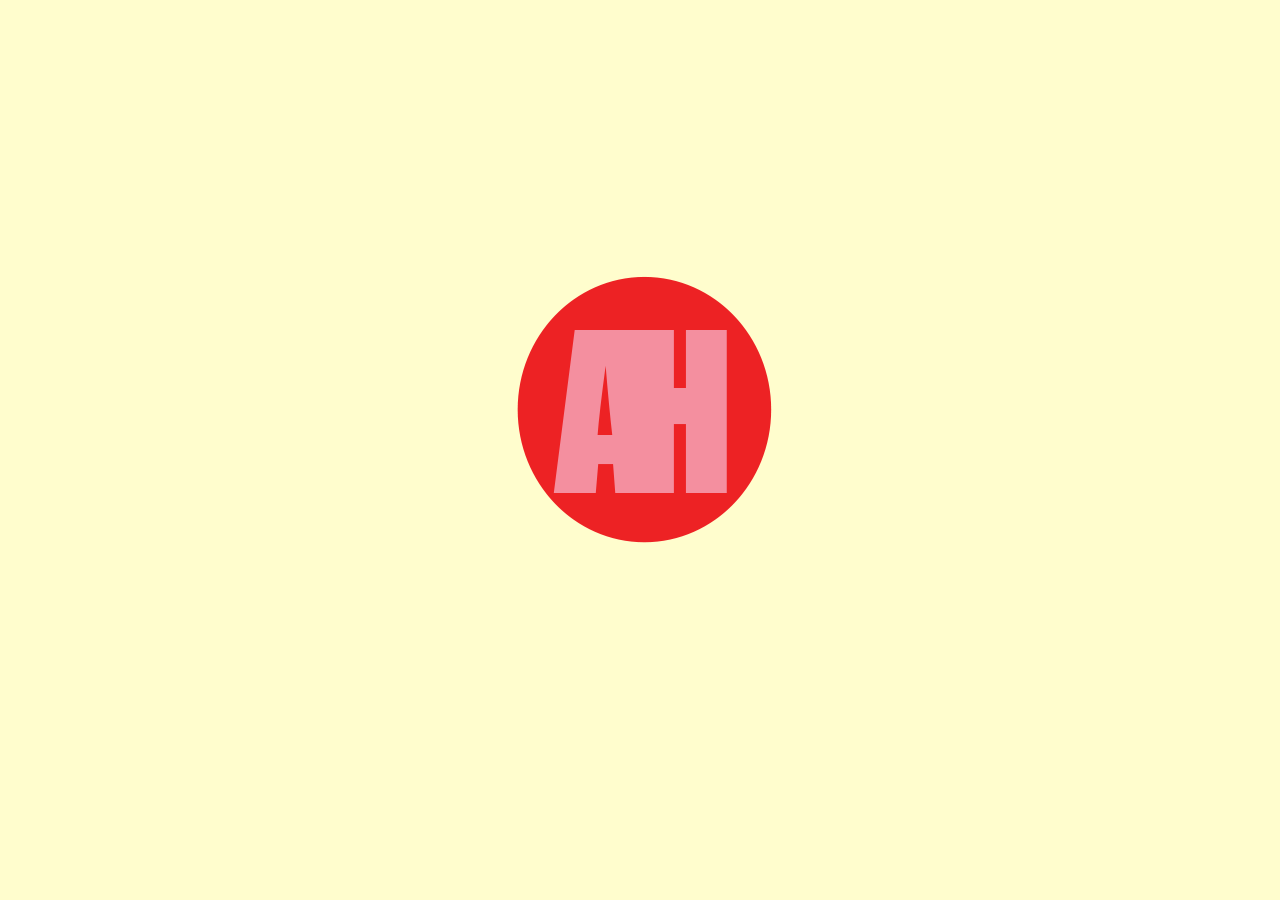
<file: splash.html>
<!DOCTYPE html>
<!--[if lt IE 7]>      <html class="no-js lt-ie9 lt-ie8 lt-ie7"> <![endif]-->
<!--[if IE 7]>         <html class="no-js lt-ie9 lt-ie8"> <![endif]-->
<!--[if IE 8]>         <html class="no-js lt-ie9"> <![endif]-->
<!--[if gt IE 8]>      <html class="no-js"> <!--<![endif]-->
<html>
    <head>
        <meta charset="utf-8">
        <meta http-equiv="X-UA-Compatible" content="IE=edge">
        <title>AH Design🔴</title>
        <meta name="description" content="Ayla Hoffmans design portfolio">
        <meta name="viewport" content="width=device-width, initial-scale=1">
        <link rel="stylesheet" href="css/style.css">
    </head>
    <body>
        <div id="splashlogo">
            <a href="index.html">
            <img src="img/logo.png"
            alt="splash page with logo">
        </a>
        </div>
        </body>
        </html>
</file>
<file: css/style.css>
@import url('https://fonts.googleapis.com/css2?family=DM+Sans:ital,opsz@1,9..40&display=swap');



html {
    font-size: 16px;
}

body {
    
    background-color: #FFFDCD;
    font-family: 'DM Sans', sans-serif;
    color: #383535;
    line-height: 1.5;
    margin: auto;
}

header {
   display: flex;
   align-items: center;
   justify-content: space-between;
   padding: 0.75rem;
   background-color: #3D3AE8;
   margin: 0%;
   width: 100%;
   
} 

header img{
    padding: 0.75rem; 
}

nav {
    display: flex; 
    justify-content: space-between;
    padding: 2rem; 
}
    

h1 {
    color: #2e2e1f;
    font-family: 'DM Sans', sans-serif;
    font-size: 3.125rem;
    font-style: normal;
    font-weight: 700;
    line-height: normal;
    padding: 2rem; 
}

h2 {
    color: #2e2e1f;
    font-family: 'DM Sans', sans-serif;
    font-size: 5rem;
    font-style: normal;
    font-weight: 700;
    line-height: normal;
    
}

nav a {  
    color:#1f1f1d;
    text-decoration: none;
    margin: 0 0 0 2rem;
}


a h1:hover {
    color: #FF3535;
}

a h1:visited {
    color: #FF3535;
}

 
main {
    max-width: 70.25rem;
    margin: auto;
    text-align:left;
    padding: 2rem; 
    font-weight: 500;
}
    .circle {
        width: 500px;
        height: 500px;
        line-height: 500px;
        border-radius: 50%;
        font-size: 30px;
        color:#FF3535;
        text-align: center;
        background:#3D3AE8;
        font-family: 'DM Sans', sans-serif;
        font-weight: 700;
        margin:30%;
       
      }



p {
    font-size: 1.5rem;
}


footer {
    text-align: right;
    width: 300px;
    position: fixed;
    bottom: 50px;
    right: 25px;
}


.selected {
    color: #FF3535;
} 

#byline {
    text-align: center;
    font-size: 3rem;
    background-color: #ffb1b1;
    margin: 1%;
    width: 100%;
    display: flex;
    align-items: left;
    justify-content: space-between;
    padding: 1rem;
}

#intro {
    font-size: 1rem;
    width: 50;
    height: 40px;
    padding: 20px;
    margin: 2%;
    text-align: center;
}

.center {
    display: block;
    margin-left: auto;
    margin-right: auto;
    width: 50%;
    padding: 5%;
}

#splashlogo {
    text-align: center;
    margin-top: 20%;
}

#splashlogo img:hover{
    filter: opacity(50%);
}

#archall img:hover{
    filter: opacity(50%);
}

#flowers img:hover{
    filter:opacity(50%);
}

#logo img:hover{
    filter:grayscale(25%);
}

#sfmuni img:hover{
    filter:opacity(50%);
}

#puzzle img:hover{
    filter:opacity(50%);
}

#cowboyfr img:hover{
    filter:opacity(50%);
}
</file>
